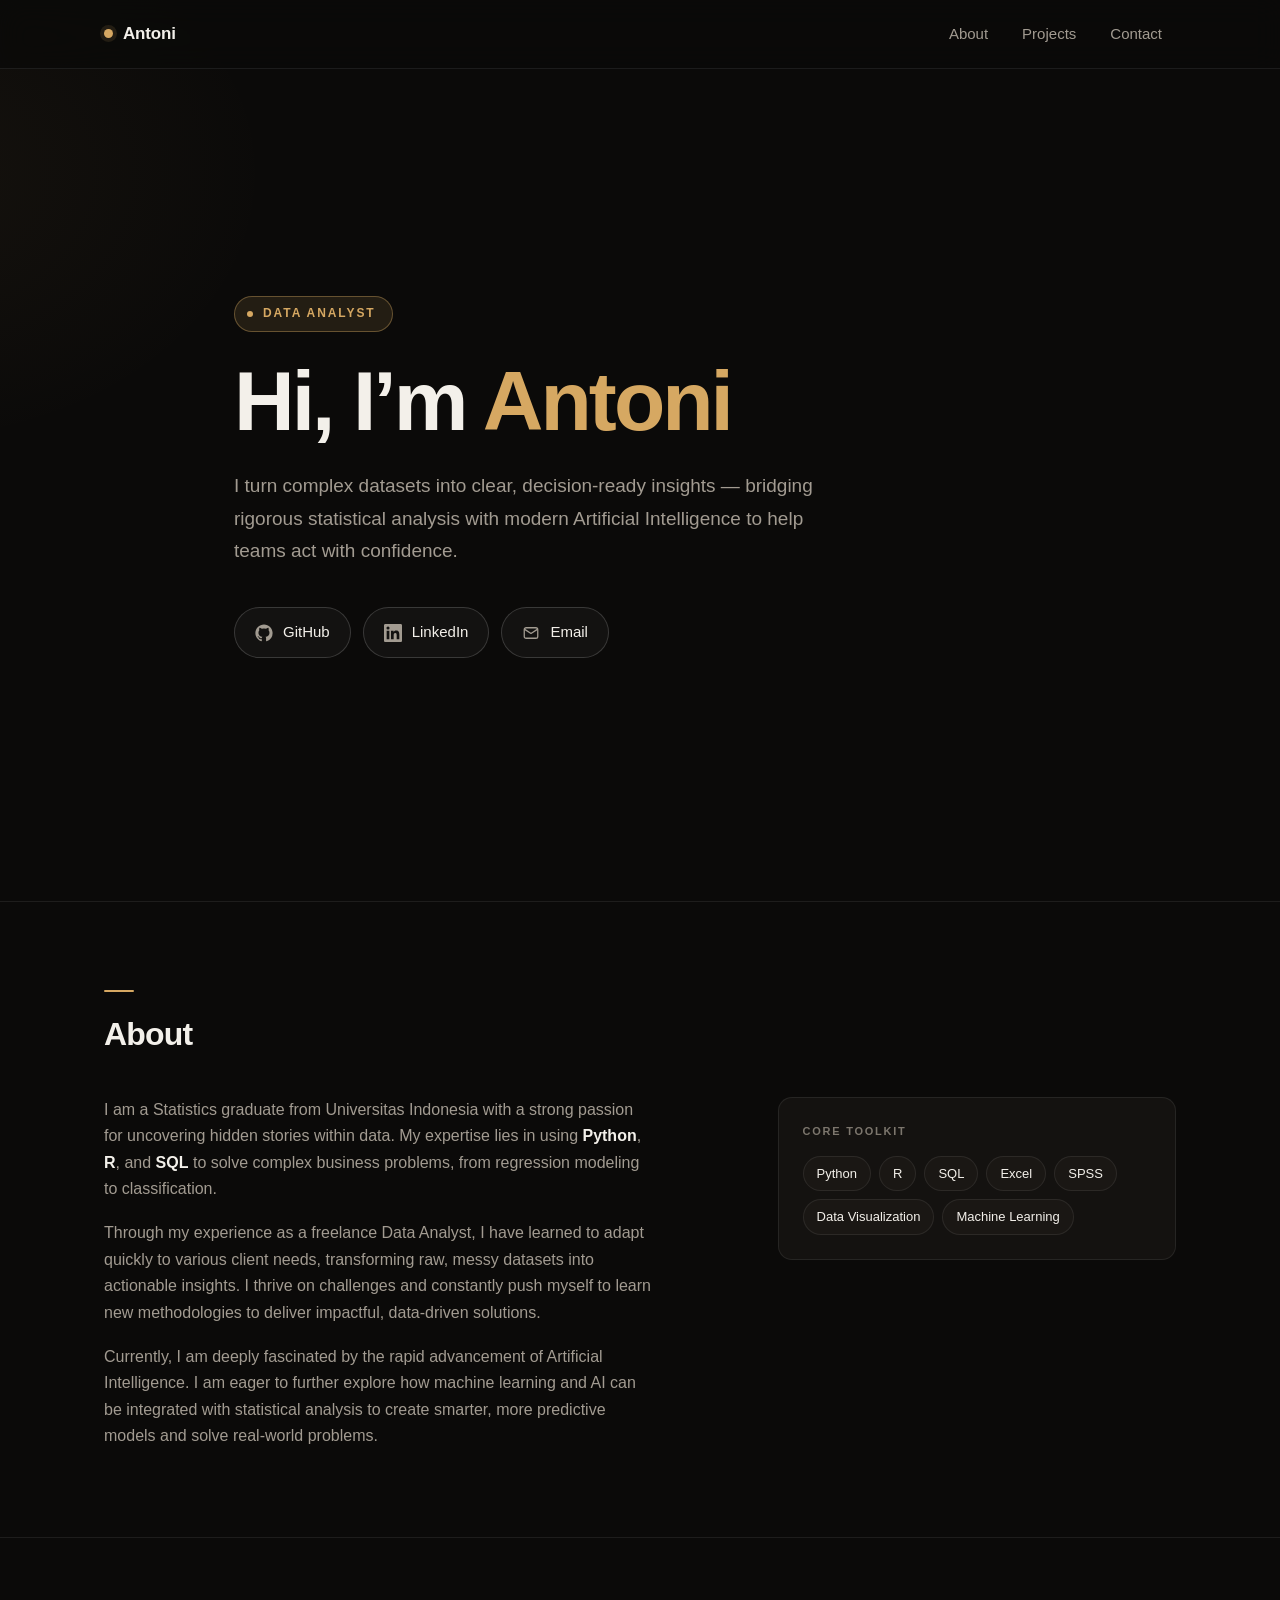
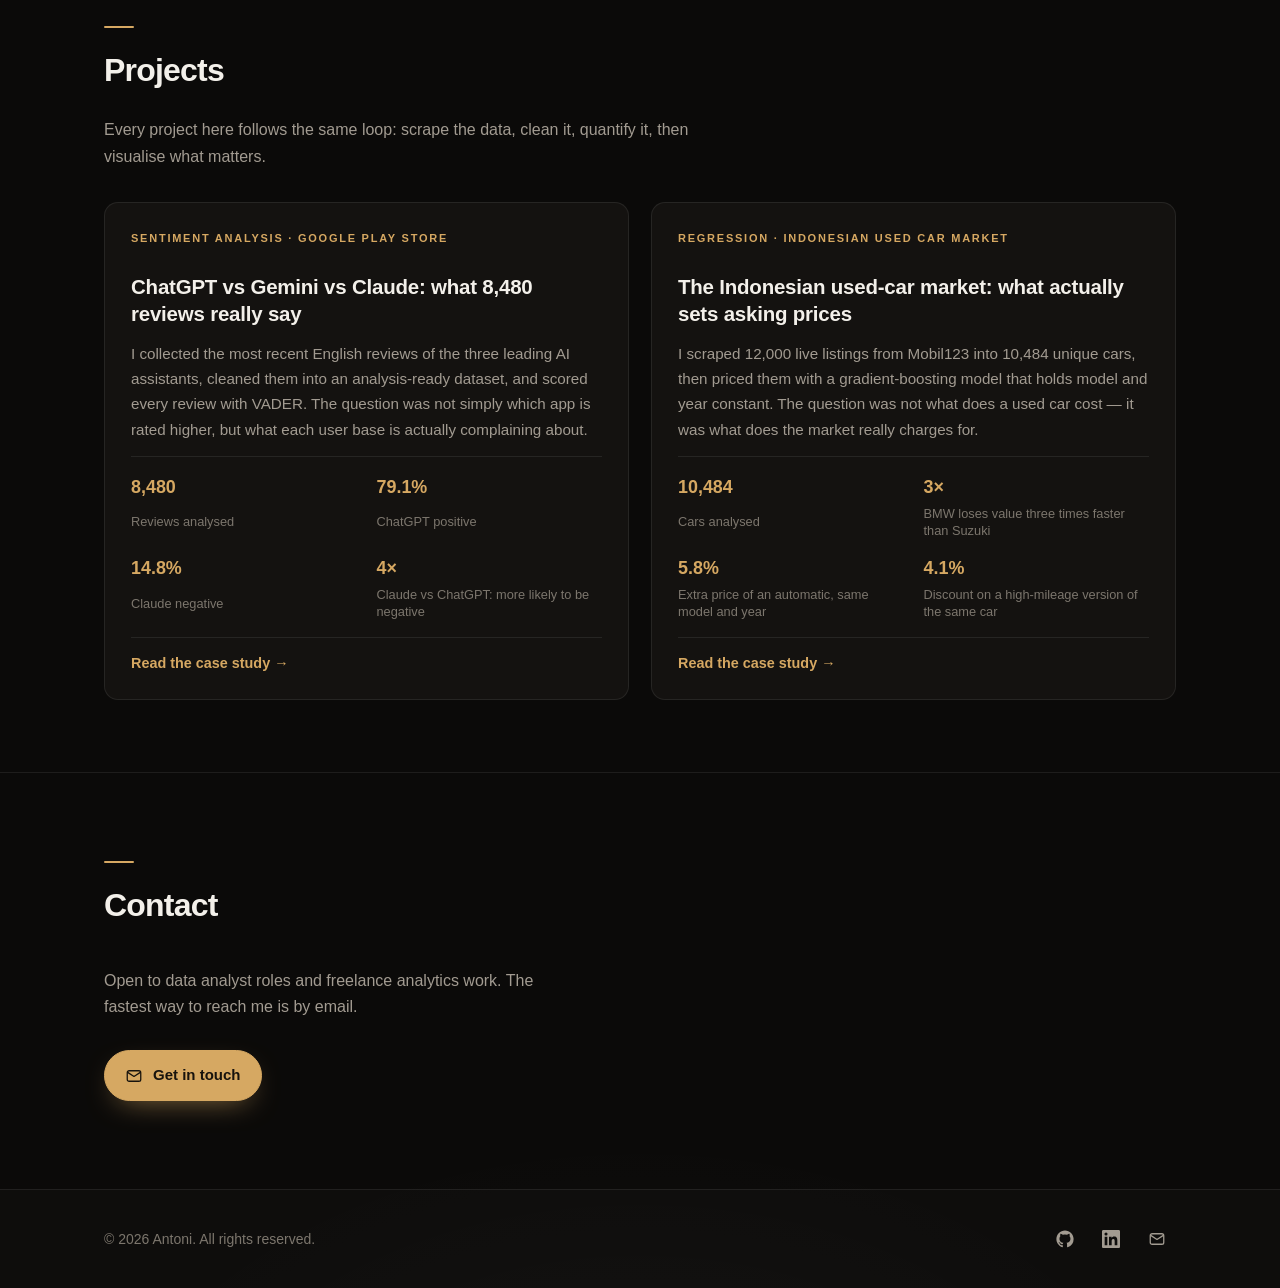
<file: index.html>
<!DOCTYPE html>
<html lang="en">
<head>
  <meta charset="UTF-8" />
  <meta name="viewport" content="width=device-width, initial-scale=1" />
  <meta name="description" content="Antoni — Data Analyst turning raw data into clear, decision-ready insight. Portfolio, selected projects, and contact." />
  <meta name="theme-color" content="#0b0a09" />
  <meta name="author" content="Antoni" />

  <!-- Open Graph / social preview -->
  <meta property="og:type" content="website" />
  <meta property="og:title" content="Antoni — Data Analyst" />
  <meta property="og:description" content="Turning raw data into clear, decision-ready insight." />

  <title>Antoni — Data Analyst</title>
  <link rel="stylesheet" href="style.css" />
</head>

<body>
  <a class="skip-link" href="#main">Skip to content</a>

  <!-- ===================== NAVBAR ===================== -->
  <header class="site-header">
    <nav class="nav container" aria-label="Primary">
      <a class="brand" href="#top">
        <span class="brand-mark" aria-hidden="true"></span>
        <span class="brand-name">Antoni</span>
      </a>

      <ul class="nav-links">
        <li><a href="#about">About</a></li>
        <li><a href="#projects">Projects</a></li>
        <li><a href="#contact">Contact</a></li>
      </ul>
    </nav>
  </header>

  <main id="main">
    <!-- ===================== HERO ===================== -->
    <section class="hero" id="top">
      <div class="container hero-inner">
        <p class="eyebrow">
          <span class="eyebrow-dot" aria-hidden="true"></span>
          Data Analyst
        </p>

        <h1 class="hero-title">
          Hi, I&rsquo;m <span class="accent">Antoni</span>
        </h1>

        <p class="hero-lead">
          I turn complex datasets into clear, decision-ready insights &mdash; bridging
          rigorous statistical analysis with modern Artificial Intelligence to help teams
          act with confidence.
        </p>

        <div class="hero-actions">
          <a class="btn" href="https://github.com/antoni-ho" target="_blank" rel="noopener noreferrer">
            <svg class="icon" viewBox="0 0 24 24" aria-hidden="true" focusable="false">
              <path fill="currentColor" d="M12 .5C5.73.5.5 5.73.5 12c0 5.08 3.29 9.39 7.86 10.91.58.11.79-.25.79-.56 0-.28-.01-1.02-.02-2-3.2.7-3.88-1.54-3.88-1.54-.52-1.33-1.28-1.68-1.28-1.68-1.04-.71.08-.7.08-.7 1.15.08 1.76 1.18 1.76 1.18 1.02 1.75 2.68 1.24 3.33.95.1-.74.4-1.24.72-1.53-2.55-.29-5.23-1.28-5.23-5.7 0-1.26.45-2.29 1.18-3.1-.12-.29-.51-1.46.11-3.04 0 0 .96-.31 3.15 1.18a10.9 10.9 0 0 1 5.74 0c2.19-1.49 3.15-1.18 3.15-1.18.62 1.58.23 2.75.11 3.04.73.81 1.18 1.84 1.18 3.1 0 4.43-2.69 5.41-5.25 5.69.41.35.78 1.05.78 2.12 0 1.53-.01 2.76-.01 3.14 0 .31.21.67.8.56A11.51 11.51 0 0 0 23.5 12C23.5 5.73 18.27.5 12 .5Z"/>
            </svg>
            <span>GitHub</span>
          </a>

          <a class="btn" href="https://www.linkedin.com/in/antoni-h20/" target="_blank" rel="noopener noreferrer">
            <svg class="icon" viewBox="0 0 24 24" aria-hidden="true" focusable="false">
              <path fill="currentColor" d="M20.45 20.45h-3.56v-5.57c0-1.33-.02-3.04-1.85-3.04-1.85 0-2.13 1.45-2.13 2.94v5.67H9.35V9h3.41v1.56h.05c.48-.9 1.63-1.85 3.36-1.85 3.6 0 4.27 2.37 4.27 5.45v6.29ZM5.34 7.43a2.06 2.06 0 1 1 0-4.13 2.06 2.06 0 0 1 0 4.13ZM7.12 20.45H3.55V9h3.57v11.45ZM22.22 0H1.77C.79 0 0 .77 0 1.73v20.54C0 23.23.79 24 1.77 24h20.45c.98 0 1.78-.77 1.78-1.73V1.73C24 .77 23.2 0 22.22 0Z"/>
            </svg>
            <span>LinkedIn</span>
          </a>

          <a class="btn" href="mailto:antoni72@sci.ui.ac.id">
            <svg class="icon" viewBox="0 0 24 24" fill="none" stroke="currentColor" stroke-width="1.7"
                 stroke-linecap="round" stroke-linejoin="round" aria-hidden="true" focusable="false">
              <rect x="3" y="5" width="18" height="14" rx="2.5"/>
              <path d="m3.6 7.2 8.4 5.4 8.4-5.4"/>
            </svg>
            <span>Email</span>
          </a>
        </div>
      </div>
    </section>

    <!-- ===================== ABOUT ===================== -->
    <section class="section" id="about" aria-labelledby="about-title">
      <div class="container">
        <h2 class="section-title" id="about-title">About</h2>

        <div class="about-grid">
          <div class="about-body">
            <p>
              I am a Statistics graduate from Universitas Indonesia with a strong passion for
              uncovering hidden stories within data. My expertise lies in using
              <strong>Python</strong>, <strong>R</strong>, and <strong>SQL</strong> to solve
              complex business problems, from regression modeling to classification.
            </p>
            <p>
              Through my experience as a freelance Data Analyst, I have learned to adapt quickly
              to various client needs, transforming raw, messy datasets into actionable insights.
              I thrive on challenges and constantly push myself to learn new methodologies to
              deliver impactful, data-driven solutions.
            </p>
            <p>
              Currently, I am deeply fascinated by the rapid advancement of Artificial
              Intelligence. I am eager to further explore how machine learning and AI can be
              integrated with statistical analysis to create smarter, more predictive models and
              solve real-world problems.
            </p>
          </div>

          <aside class="about-tools" aria-label="Core tools">
            <p class="about-tools-label">Core toolkit</p>
            <ul class="chips">
              <li class="chip">Python</li>
              <li class="chip">R</li>
              <li class="chip">SQL</li>
              <li class="chip">Excel</li>
              <li class="chip">SPSS</li>
              <li class="chip">Data Visualization</li>
              <li class="chip">Machine Learning</li>
            </ul>
          </aside>
        </div>
      </div>
    </section>

    <!-- ===================== PROJECTS ===================== -->
    <section class="section section--projects" id="projects" aria-labelledby="projects-title">
      <div class="container">
        <h2 class="section-title" id="projects-title">Projects</h2>

        <p class="section-lead">
          Every project here follows the same loop: scrape the data, clean it, quantify
          it, then visualise what matters.
        </p>


        <div class="project-grid">
          <article class="project-card">
            <p class="case-kicker">Sentiment Analysis &middot; Google Play Store</p>
            <h3 class="project-card-title">
              ChatGPT vs Gemini vs Claude: what 8,480 reviews really say
            </h3>
            <p class="project-card-summary">
              I collected the most recent English reviews of the three leading AI
              assistants, cleaned them into an analysis-ready dataset, and scored every
              review with VADER. The question was not simply which app is rated higher, but
              what each user base is actually complaining about.
            </p>
            <ul class="project-card-stats project-card-stats--four">
              <li><strong>8,480</strong><span>Reviews analysed</span></li>
              <li><strong>79.1%</strong><span>ChatGPT positive</span></li>
              <li><strong>14.8%</strong><span>Claude negative</span></li>
              <li><strong>4&times;</strong><span>Claude vs ChatGPT: more likely to be negative</span></li>
            </ul>
            <a class="project-card-link" href="projects/01-ai-app-reviews/index.html">
              Read the case study <span aria-hidden="true">&rarr;</span>
            </a>
          </article>

          <article class="project-card">
            <p class="case-kicker">Regression &middot; Indonesian used car market</p>
            <h3 class="project-card-title">
              The Indonesian used-car market: what actually sets asking prices
            </h3>
            <p class="project-card-summary">
              I scraped 12,000 live listings from Mobil123 into 10,484 unique cars, then
              priced them with a gradient-boosting model that holds model and year constant.
              The question was not what does a used car cost &mdash; it was what does the
              market really charges for.
            </p>
            <ul class="project-card-stats project-card-stats--four">
              <li><strong>10,484</strong><span>Cars analysed</span></li>
              <li><strong>3&times;</strong><span>BMW loses value three times faster than Suzuki</span></li>
              <li><strong>5.8%</strong><span>Extra price of an automatic, same model and year</span></li>
              <li><strong>4.1%</strong><span>Discount on a high-mileage version of the same car</span></li>
            </ul>
            <a class="project-card-link" href="projects/02-used-car-market/index.html">
              Read the case study <span aria-hidden="true">&rarr;</span>
            </a>
          </article>
        </div>
      </div>
    </section>
    <!-- ===================== CONTACT ===================== -->
    <section class="section section--contact" id="contact" aria-labelledby="contact-title">
      <div class="container">
        <h2 class="section-title" id="contact-title">Contact</h2>

        <p class="contact-lead">
          Open to data analyst roles and freelance analytics work.
          The fastest way to reach me is by email.
        </p>

        <a class="btn btn--primary" href="mailto:antoni72@sci.ui.ac.id">
          <svg class="icon" viewBox="0 0 24 24" fill="none" stroke="currentColor" stroke-width="1.7"
               stroke-linecap="round" stroke-linejoin="round" aria-hidden="true" focusable="false">
            <rect x="3" y="5" width="18" height="14" rx="2.5"/>
            <path d="m3.6 7.2 8.4 5.4 8.4-5.4"/>
          </svg>
          <span>Get in touch</span>
        </a>
      </div>
    </section>
  </main>

  <!-- ===================== FOOTER ===================== -->
  <footer class="site-footer">
    <div class="container footer-inner">
      <p class="copyright">
        &copy; <span id="year">2026</span> Antoni. All rights reserved.
      </p>

      <ul class="footer-social" aria-label="Social links">
        <li>
          <a href="https://github.com/antoni-ho" target="_blank" rel="noopener noreferrer">
            <span class="sr-only">GitHub</span>
            <svg class="icon" viewBox="0 0 24 24" aria-hidden="true" focusable="false">
              <path fill="currentColor" d="M12 .5C5.73.5.5 5.73.5 12c0 5.08 3.29 9.39 7.86 10.91.58.11.79-.25.79-.56 0-.28-.01-1.02-.02-2-3.2.7-3.88-1.54-3.88-1.54-.52-1.33-1.28-1.68-1.28-1.68-1.04-.71.08-.7.08-.7 1.15.08 1.76 1.18 1.76 1.18 1.02 1.75 2.68 1.24 3.33.95.1-.74.4-1.24.72-1.53-2.55-.29-5.23-1.28-5.23-5.7 0-1.26.45-2.29 1.18-3.1-.12-.29-.51-1.46.11-3.04 0 0 .96-.31 3.15 1.18a10.9 10.9 0 0 1 5.74 0c2.19-1.49 3.15-1.18 3.15-1.18.62 1.58.23 2.75.11 3.04.73.81 1.18 1.84 1.18 3.1 0 4.43-2.69 5.41-5.25 5.69.41.35.78 1.05.78 2.12 0 1.53-.01 2.76-.01 3.14 0 .31.21.67.8.56A11.51 11.51 0 0 0 23.5 12C23.5 5.73 18.27.5 12 .5Z"/>
            </svg>
          </a>
        </li>
        <li>
          <a href="https://www.linkedin.com/in/antoni-h20/" target="_blank" rel="noopener noreferrer">
            <span class="sr-only">LinkedIn</span>
            <svg class="icon" viewBox="0 0 24 24" aria-hidden="true" focusable="false">
              <path fill="currentColor" d="M20.45 20.45h-3.56v-5.57c0-1.33-.02-3.04-1.85-3.04-1.85 0-2.13 1.45-2.13 2.94v5.67H9.35V9h3.41v1.56h.05c.48-.9 1.63-1.85 3.36-1.85 3.6 0 4.27 2.37 4.27 5.45v6.29ZM5.34 7.43a2.06 2.06 0 1 1 0-4.13 2.06 2.06 0 0 1 0 4.13ZM7.12 20.45H3.55V9h3.57v11.45ZM22.22 0H1.77C.79 0 0 .77 0 1.73v20.54C0 23.23.79 24 1.77 24h20.45c.98 0 1.78-.77 1.78-1.73V1.73C24 .77 23.2 0 22.22 0Z"/>
            </svg>
          </a>
        </li>
        <li>
          <a href="mailto:antoni72@sci.ui.ac.id">
            <span class="sr-only">Email</span>
            <svg class="icon" viewBox="0 0 24 24" fill="none" stroke="currentColor" stroke-width="1.7"
                 stroke-linecap="round" stroke-linejoin="round" aria-hidden="true" focusable="false">
              <rect x="3" y="5" width="18" height="14" rx="2.5"/>
              <path d="m3.6 7.2 8.4 5.4 8.4-5.4"/>
            </svg>
          </a>
        </li>
      </ul>
    </div>
  </footer>

  <script>
    // Keep the copyright year current without a build step.
    document.getElementById('year').textContent = new Date().getFullYear();
  </script>
</body>
</html>
</file>
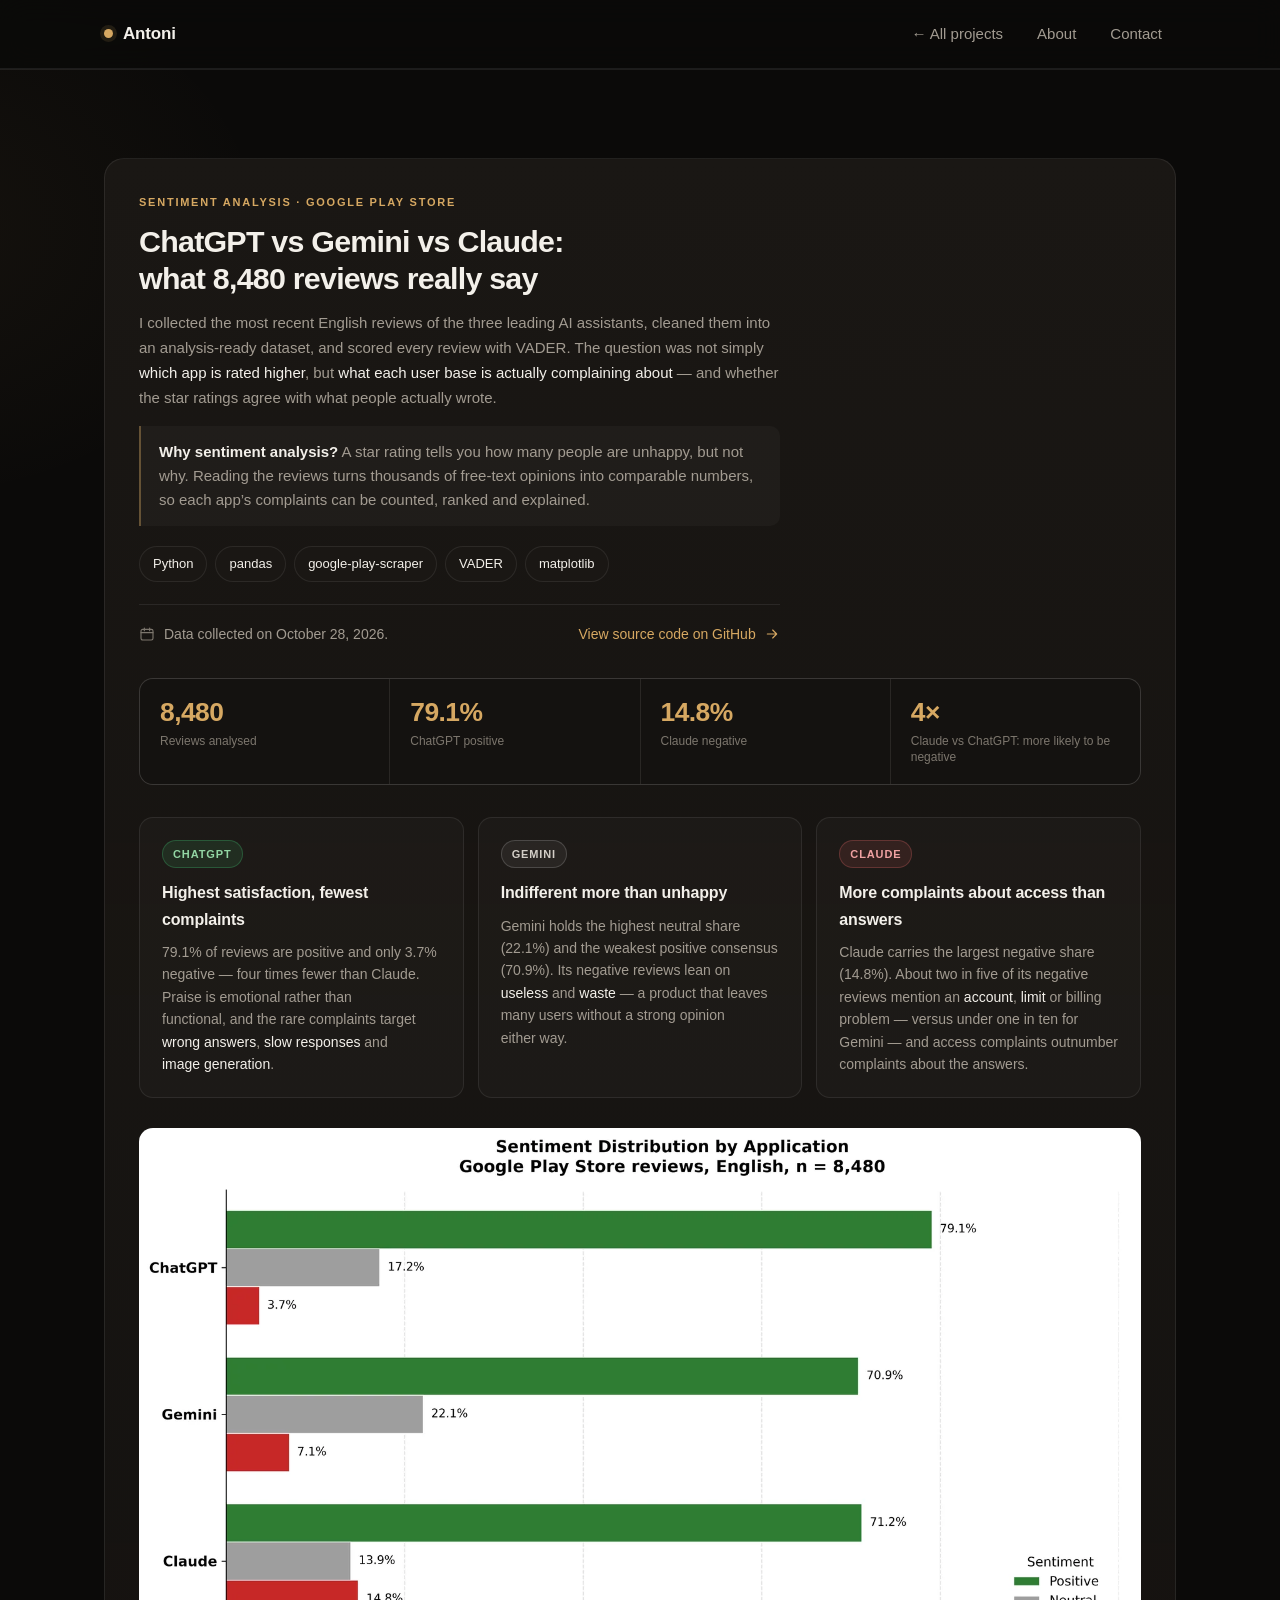
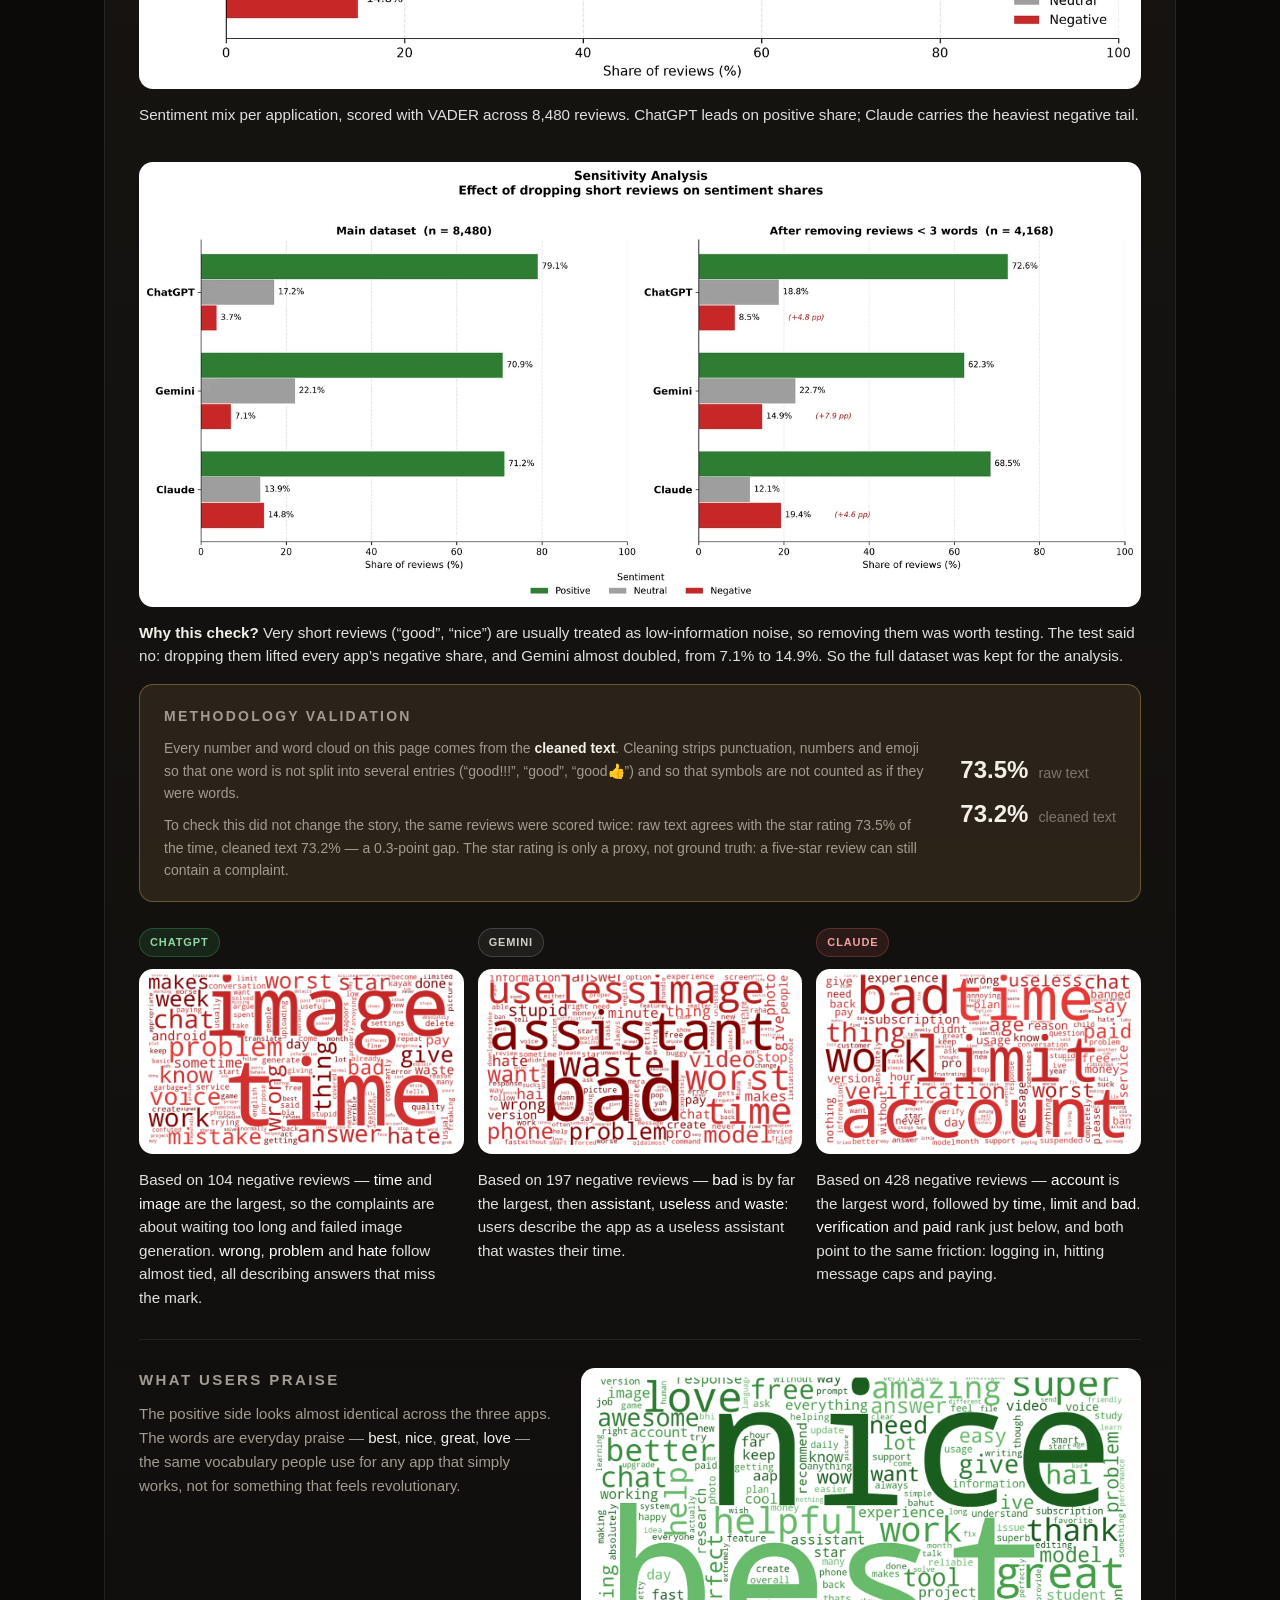
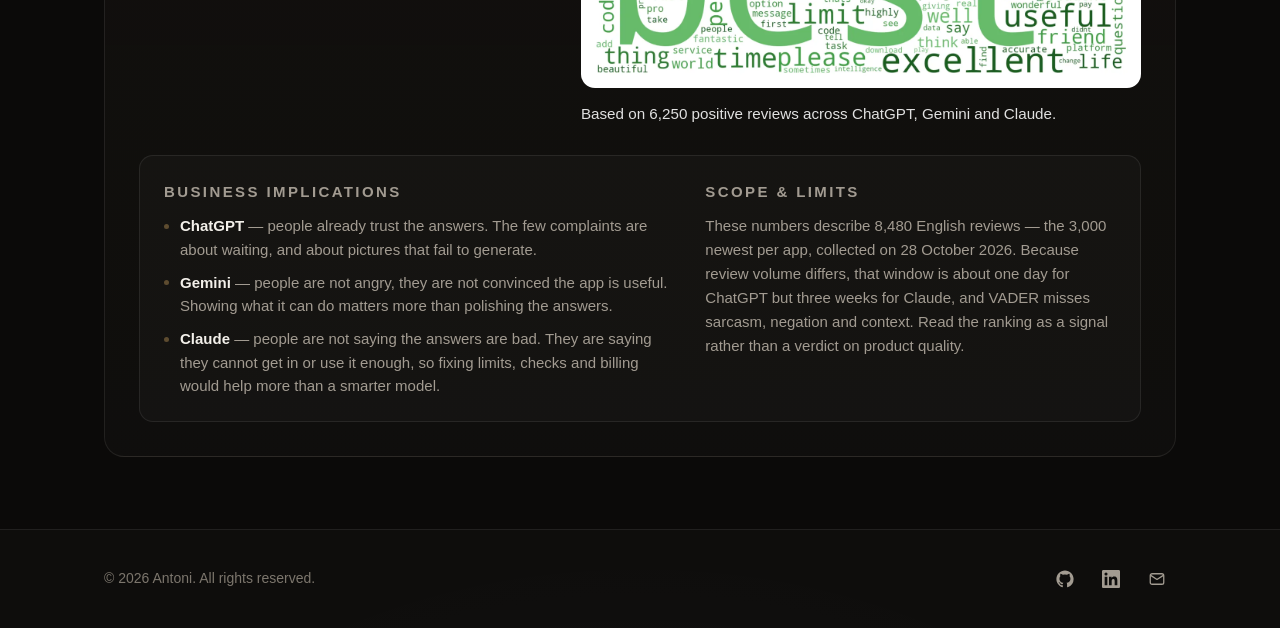
<file: projects/01-ai-app-reviews/index.html>
<!DOCTYPE html>
<html lang="en">
<head>
  <meta charset="UTF-8" />
  <meta name="viewport" content="width=device-width, initial-scale=1" />
  <meta name="description" content="Sentiment analysis of 8,480 Google Play reviews of ChatGPT, Gemini and Claude — what each user base actually complains about." />
  <meta name="theme-color" content="#0b0a09" />
  <meta name="author" content="Antoni" />
  <meta property="og:type" content="article" />
  <meta property="og:title" content="ChatGPT vs Gemini vs Claude — what 8,480 reviews really say" />
  <meta property="og:description" content="What each user base is actually complaining about, and whether star ratings agree with the text." />
  <title>AI app review sentiment — Antoni</title>
  <link rel="stylesheet" href="../../style.css" />
</head>

<body>
  <a class="skip-link" href="#main">Skip to content</a>

  <header class="site-header">
    <nav class="nav container" aria-label="Primary">
      <a class="brand" href="../../index.html#top">
        <span class="brand-mark" aria-hidden="true"></span>
        <span class="brand-name">Antoni</span>
      </a>
      <ul class="nav-links">
        <li><a href="../../index.html#projects">&larr; All projects</a></li>
        <li><a href="../../index.html#about">About</a></li>
        <li><a href="../../index.html#contact">Contact</a></li>
      </ul>
    </nav>
  </header>

  <main id="main">
    <section class="section section--projects">
      <div class="container">
        <article class="case">
          <header class="case-head">
            <p class="case-kicker">Sentiment Analysis &middot; Google Play Store</p>
            <h1 class="case-title">
              ChatGPT vs Gemini vs Claude: what 8,480 reviews really say
            </h1>
            <p class="case-summary">
              I collected the most recent English reviews of the three leading AI
              assistants, cleaned them into an analysis-ready dataset, and scored every
              review with VADER. The question was not simply <em>which app is rated
              higher</em>, but <em>what each user base is actually complaining about</em>
              &mdash; and whether the star ratings agree with what people actually wrote.
            </p>

            <p class="case-why">
              <strong>Why sentiment analysis?</strong> A star rating tells you how many
              people are unhappy, but not why. Reading the reviews turns thousands of
              free-text opinions into comparable numbers, so each app&rsquo;s complaints can
              be counted, ranked and explained.
            </p>

            <ul class="chips case-tags" aria-label="Tools and techniques">
              <li class="chip">Python</li>
              <li class="chip">pandas</li>
              <li class="chip">google-play-scraper</li>
              <li class="chip">VADER</li>
              <li class="chip">matplotlib</li>
            </ul>

            <div class="case-meta">
              <p class="case-date">
                <svg class="icon" viewBox="0 0 24 24" fill="none" stroke="currentColor"
                     stroke-width="1.7" stroke-linecap="round" stroke-linejoin="round"
                     aria-hidden="true" focusable="false">
                  <rect x="3" y="5" width="18" height="16" rx="2.5"/>
                  <path d="M8 3v4M16 3v4M3 10h18"/>
                </svg>
                <span>Data collected on October 28, 2026.</span>
              </p>

              <a class="case-source"
                 href="https://github.com/antoni-ho/antoni-ho.github.io/tree/main/projects/01-ai-app-reviews"
                 target="_blank" rel="noopener noreferrer">
                <span>View source code on GitHub</span>
                <svg class="icon" viewBox="0 0 24 24" fill="none" stroke="currentColor"
                     stroke-width="1.7" stroke-linecap="round" stroke-linejoin="round"
                     aria-hidden="true" focusable="false">
                  <path d="M5 12h14M13 6l6 6-6 6"/>
                </svg>
              </a>
            </div>
          </header>

          <ul class="case-stats">
            <li>
              <span class="case-stat-value">8,480</span>
              <span class="case-stat-label">Reviews analysed</span>
            </li>
            <li>
              <span class="case-stat-value">79.1%</span>
              <span class="case-stat-label">ChatGPT positive</span>
            </li>
            <li>
              <span class="case-stat-value">14.8%</span>
              <span class="case-stat-label">Claude negative</span>
            </li>
            <li>
              <span class="case-stat-value">4&times;</span>
              <span class="case-stat-label">Claude vs ChatGPT: more likely to be negative</span>
            </li>
          </ul>

          <div class="case-findings">
            <div class="finding">
              <span class="finding-tag finding-tag--pos">ChatGPT</span>
              <h2 class="finding-title">Highest satisfaction, fewest complaints</h2>
              <p>
                79.1% of reviews are positive and only 3.7% negative &mdash; four times
                fewer than Claude. Praise is emotional rather than functional, and the
                rare complaints target <em>wrong answers</em>, <em>slow responses</em> and
                <em>image generation</em>.
              </p>
            </div>

            <div class="finding">
              <span class="finding-tag finding-tag--neu">Gemini</span>
              <h2 class="finding-title">Indifferent more than unhappy</h2>
              <p>
                Gemini holds the highest neutral share (22.1%) and the weakest positive
                consensus (70.9%). Its negative reviews lean on <em>useless</em> and
                <em>waste</em> &mdash; a product that leaves many users without a strong
                opinion either way.
              </p>
            </div>

            <div class="finding">
              <span class="finding-tag finding-tag--neg">Claude</span>
              <h2 class="finding-title">More complaints about access than answers</h2>
              <p>
                Claude carries the largest negative share (14.8%). About two in five of
                its negative reviews mention an <em>account</em>, <em>limit</em> or
                billing problem &mdash; versus under one in ten for Gemini &mdash; and
                access complaints outnumber complaints about the answers.
              </p>
            </div>
          </div>

          <figure class="case-figure">
            <img
              src="images/web/sentiment_distribution.webp"
              alt="Horizontal bar chart comparing positive, neutral and negative review shares for ChatGPT, Gemini and Claude."
              width="1600" height="893" loading="lazy" decoding="async" />
            <figcaption>
              Sentiment mix per application, scored with VADER across 8,480 reviews.
              ChatGPT leads on positive share; Claude carries the heaviest negative tail.
            </figcaption>
          </figure>

          <figure class="case-figure case-figure--stacked">
            <img
              src="images/web/sentiment_distribution_sensitivity.webp"
              alt="Side-by-side charts comparing sentiment shares before and after removing reviews shorter than three words."
              width="1600" height="708" loading="lazy" decoding="async" />
            <figcaption>
              <strong>Why this check?</strong> Very short reviews (&ldquo;good&rdquo;,
              &ldquo;nice&rdquo;) are usually treated as low-information noise, so removing
              them was worth testing. The test said no: dropping them lifted every
              app&rsquo;s negative share, and Gemini almost doubled, from 7.1% to 14.9%.
              So the full dataset was kept for the analysis.
            </figcaption>
          </figure>

          <aside class="case-method" aria-label="Methodology validation">
            <div class="case-method-body">
              <p class="case-method-label">Methodology validation</p>
              <p>
                Every number and word cloud on this page comes from the
                <strong>cleaned text</strong>. Cleaning strips punctuation, numbers and
                emoji so that one word is not split into several entries
                (&ldquo;good!!!&rdquo;, &ldquo;good&rdquo;, &ldquo;good&#128077;&rdquo;)
                and so that symbols are not counted as if they were words.
              </p>
              <p>
                To check this did not change the story, the same reviews were scored
                twice: raw text agrees with the star rating 73.5% of the time, cleaned
                text 73.2% &mdash; a 0.3-point gap. The star rating is only a proxy, not
                ground truth: a five-star review can still contain a complaint.
              </p>
            </div>
            <ul class="case-method-stats">
              <li><strong>73.5%</strong><span>raw text</span></li>
              <li><strong>73.2%</strong><span>cleaned text</span></li>
            </ul>
          </aside>

          <div class="case-clouds">
            <figure class="case-figure">
              <span class="finding-tag finding-tag--pos">ChatGPT</span>
              <img
                src="images/web/wordcloud_negative_chatgpt.webp"
                alt="Word cloud of negative ChatGPT reviews in which the words time and image are the largest, followed by wrong and hate."
                width="1444" height="821" loading="lazy" decoding="async" />
              <figcaption>
                Based on 104 negative reviews &mdash; <em>time</em> and <em>image</em> are
                the largest, so the complaints are about waiting too long and failed image
                generation. <em>wrong</em>, <em>problem</em> and <em>hate</em> follow
                almost tied, all describing answers that miss the mark.
              </figcaption>
            </figure>

            <figure class="case-figure">
              <span class="finding-tag finding-tag--neu">Gemini</span>
              <img
                src="images/web/wordcloud_negative_gemini.webp"
                alt="Word cloud of negative Gemini reviews in which the word bad is by far the largest, followed by assistant, useless and waste."
                width="1444" height="821" loading="lazy" decoding="async" />
              <figcaption>
                Based on 197 negative reviews &mdash; <em>bad</em> is by far the largest,
                then <em>assistant</em>, <em>useless</em> and <em>waste</em>: users
                describe the app as a useless assistant that wastes their time.
              </figcaption>
            </figure>

            <figure class="case-figure">
              <span class="finding-tag finding-tag--neg">Claude</span>
              <img
                src="images/web/wordcloud_negative_claude.webp"
                alt="Word cloud of negative Claude reviews in which account and limit are the largest, followed by verification and paid."
                width="1444" height="821" loading="lazy" decoding="async" />
              <figcaption>
                Based on 428 negative reviews &mdash; <em>account</em> is the largest word,
                followed by <em>time</em>, <em>limit</em> and <em>bad</em>.
                <em>verification</em> and <em>paid</em> rank just below, and both point to
                the same friction: logging in, hitting message caps and paying.
              </figcaption>
            </figure>
          </div>

          <div class="case-praise">
            <div class="case-praise-body">
              <p class="case-method-label">What users praise</p>
              <p>
                The positive side looks almost identical across the three apps. The words
                are everyday praise &mdash; <em>best</em>, <em>nice</em>, <em>great</em>,
                <em>love</em> &mdash; the same vocabulary people use for any app that
                simply works, not for something that feels revolutionary.
              </p>
            </div>

            <figure class="case-figure">
              <img
                src="images/web/wordcloud_positive.webp"
                alt="Word cloud of positive reviews for all three apps, dominated by the words best, nice, great and love."
                width="1444" height="821" loading="lazy" decoding="async" />
              <figcaption>
                Based on 6,250 positive reviews across ChatGPT, Gemini and Claude.
              </figcaption>
            </figure>
          </div>

          <div class="case-close">
            <section class="case-close-block" aria-labelledby="implications-title">
              <p class="case-method-label" id="implications-title">Business implications</p>
              <ul class="case-impacts">
                <li>
                  <strong>ChatGPT</strong> &mdash; people already trust the answers. The
                  few complaints are about waiting, and about pictures that fail to
                  generate.
                </li>
                <li>
                  <strong>Gemini</strong> &mdash; people are not angry, they are not
                  convinced the app is useful. Showing what it can do matters more than
                  polishing the answers.
                </li>
                <li>
                  <strong>Claude</strong> &mdash; people are not saying the answers are
                  bad. They are saying they cannot get in or use it enough, so fixing
                  limits, checks and billing would help more than a smarter model.
                </li>
              </ul>
            </section>

            <section class="case-close-block" aria-labelledby="scope-title">
              <p class="case-method-label" id="scope-title">Scope &amp; limits</p>
              <p>
                These numbers describe 8,480 English reviews &mdash; the 3,000 newest per
                app, collected on 28 October 2026. Because review volume differs, that
                window is about one day for ChatGPT but three weeks for Claude, and VADER
                misses sarcasm, negation and context. Read the ranking as a signal rather
                than a verdict on product quality.
              </p>
            </section>
          </div>
        </article>

      </div>
    </section>
  </main>
  <!-- ===================== FOOTER ===================== -->
  <footer class="site-footer">
    <div class="container footer-inner">
      <p class="copyright">
        &copy; <span id="year">2026</span> Antoni. All rights reserved.
      </p>

      <ul class="footer-social" aria-label="Social links">
        <li>
          <a href="https://github.com/antoni-ho" target="_blank" rel="noopener noreferrer">
            <span class="sr-only">GitHub</span>
            <svg class="icon" viewBox="0 0 24 24" aria-hidden="true" focusable="false">
              <path fill="currentColor" d="M12 .5C5.73.5.5 5.73.5 12c0 5.08 3.29 9.39 7.86 10.91.58.11.79-.25.79-.56 0-.28-.01-1.02-.02-2-3.2.7-3.88-1.54-3.88-1.54-.52-1.33-1.28-1.68-1.28-1.68-1.04-.71.08-.7.08-.7 1.15.08 1.76 1.18 1.76 1.18 1.02 1.75 2.68 1.24 3.33.95.1-.74.4-1.24.72-1.53-2.55-.29-5.23-1.28-5.23-5.7 0-1.26.45-2.29 1.18-3.1-.12-.29-.51-1.46.11-3.04 0 0 .96-.31 3.15 1.18a10.9 10.9 0 0 1 5.74 0c2.19-1.49 3.15-1.18 3.15-1.18.62 1.58.23 2.75.11 3.04.73.81 1.18 1.84 1.18 3.1 0 4.43-2.69 5.41-5.25 5.69.41.35.78 1.05.78 2.12 0 1.53-.01 2.76-.01 3.14 0 .31.21.67.8.56A11.51 11.51 0 0 0 23.5 12C23.5 5.73 18.27.5 12 .5Z"/>
            </svg>
          </a>
        </li>
        <li>
          <a href="https://www.linkedin.com/in/antoni-h20/" target="_blank" rel="noopener noreferrer">
            <span class="sr-only">LinkedIn</span>
            <svg class="icon" viewBox="0 0 24 24" aria-hidden="true" focusable="false">
              <path fill="currentColor" d="M20.45 20.45h-3.56v-5.57c0-1.33-.02-3.04-1.85-3.04-1.85 0-2.13 1.45-2.13 2.94v5.67H9.35V9h3.41v1.56h.05c.48-.9 1.63-1.85 3.36-1.85 3.6 0 4.27 2.37 4.27 5.45v6.29ZM5.34 7.43a2.06 2.06 0 1 1 0-4.13 2.06 2.06 0 0 1 0 4.13ZM7.12 20.45H3.55V9h3.57v11.45ZM22.22 0H1.77C.79 0 0 .77 0 1.73v20.54C0 23.23.79 24 1.77 24h20.45c.98 0 1.78-.77 1.78-1.73V1.73C24 .77 23.2 0 22.22 0Z"/>
            </svg>
          </a>
        </li>
        <li>
          <a href="mailto:antoni72@sci.ui.ac.id">
            <span class="sr-only">Email</span>
            <svg class="icon" viewBox="0 0 24 24" fill="none" stroke="currentColor" stroke-width="1.7"
                 stroke-linecap="round" stroke-linejoin="round" aria-hidden="true" focusable="false">
              <rect x="3" y="5" width="18" height="14" rx="2.5"/>
              <path d="m3.6 7.2 8.4 5.4 8.4-5.4"/>
            </svg>
          </a>
        </li>
      </ul>
    </div>
  </footer>

  <script>
    // Keep the copyright year current without a build step.
    document.getElementById('year').textContent = new Date().getFullYear();
  </script>
</body>
</html>
</file>
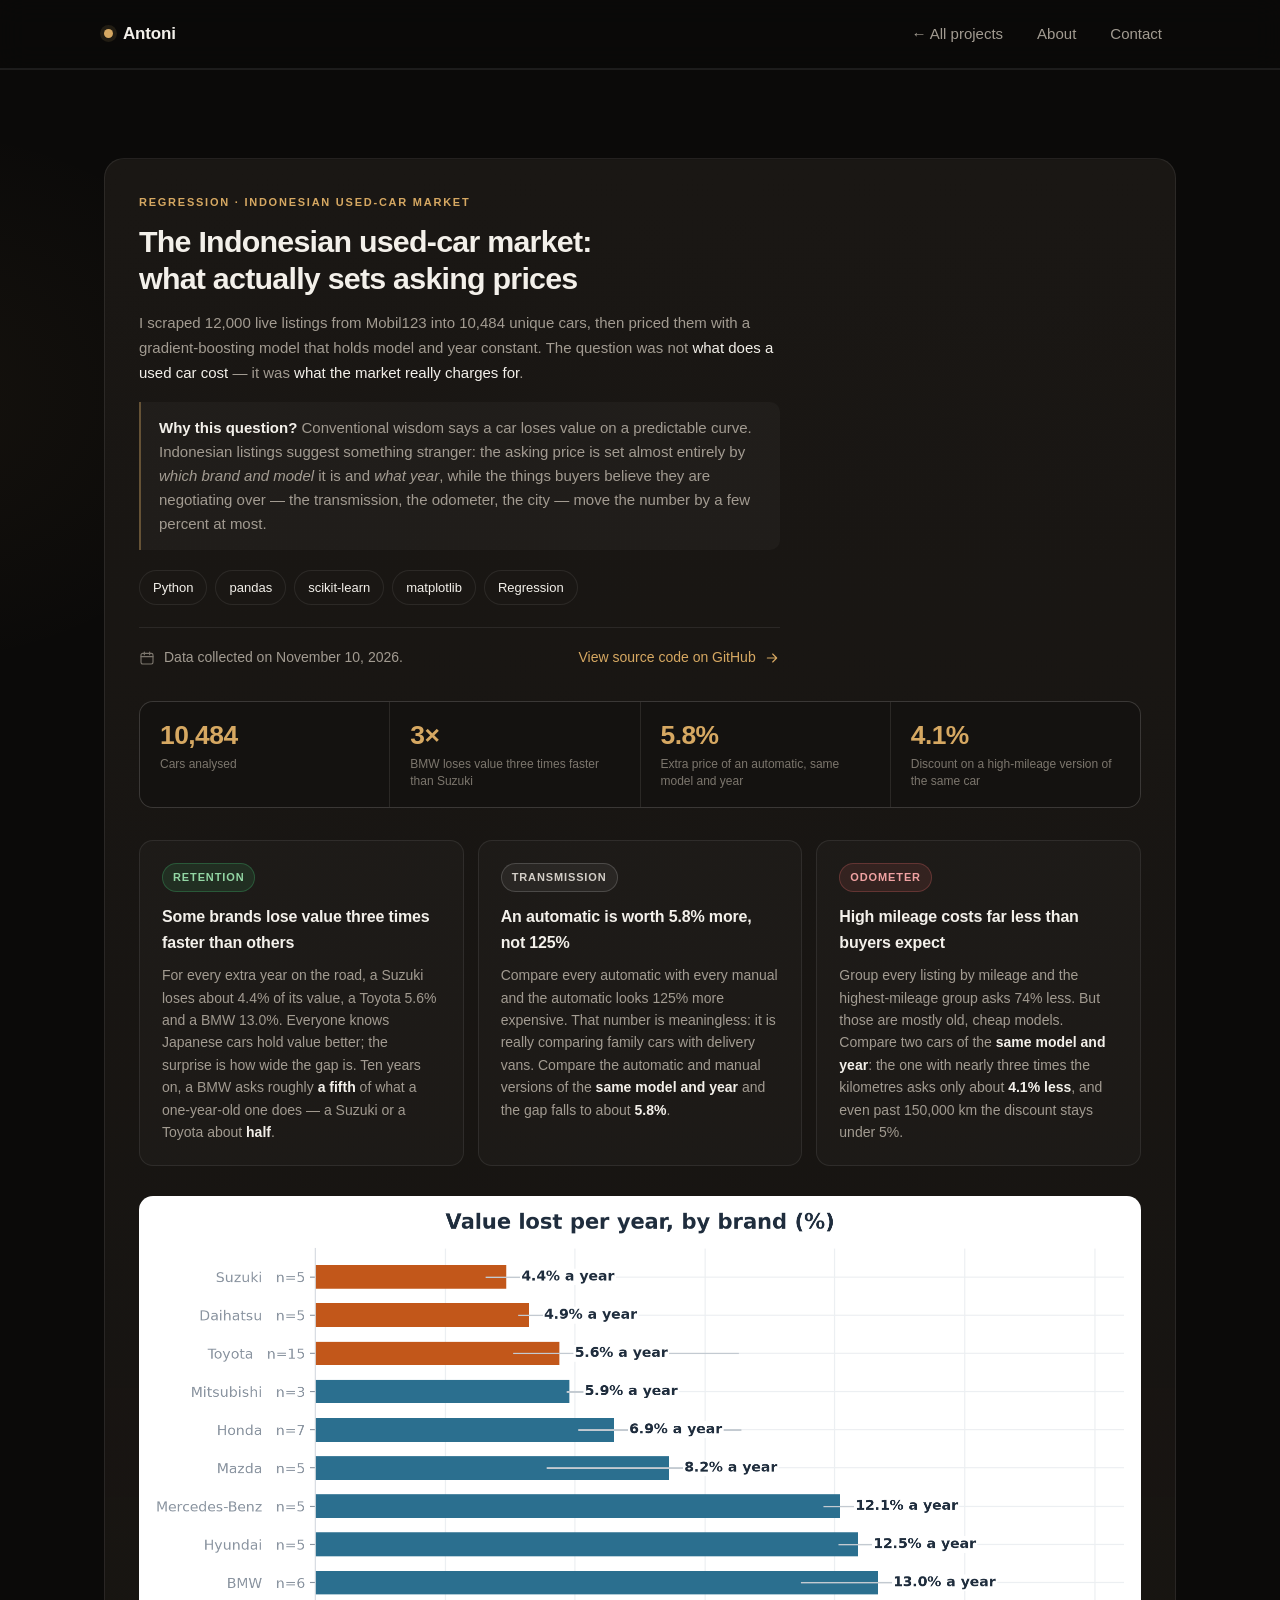
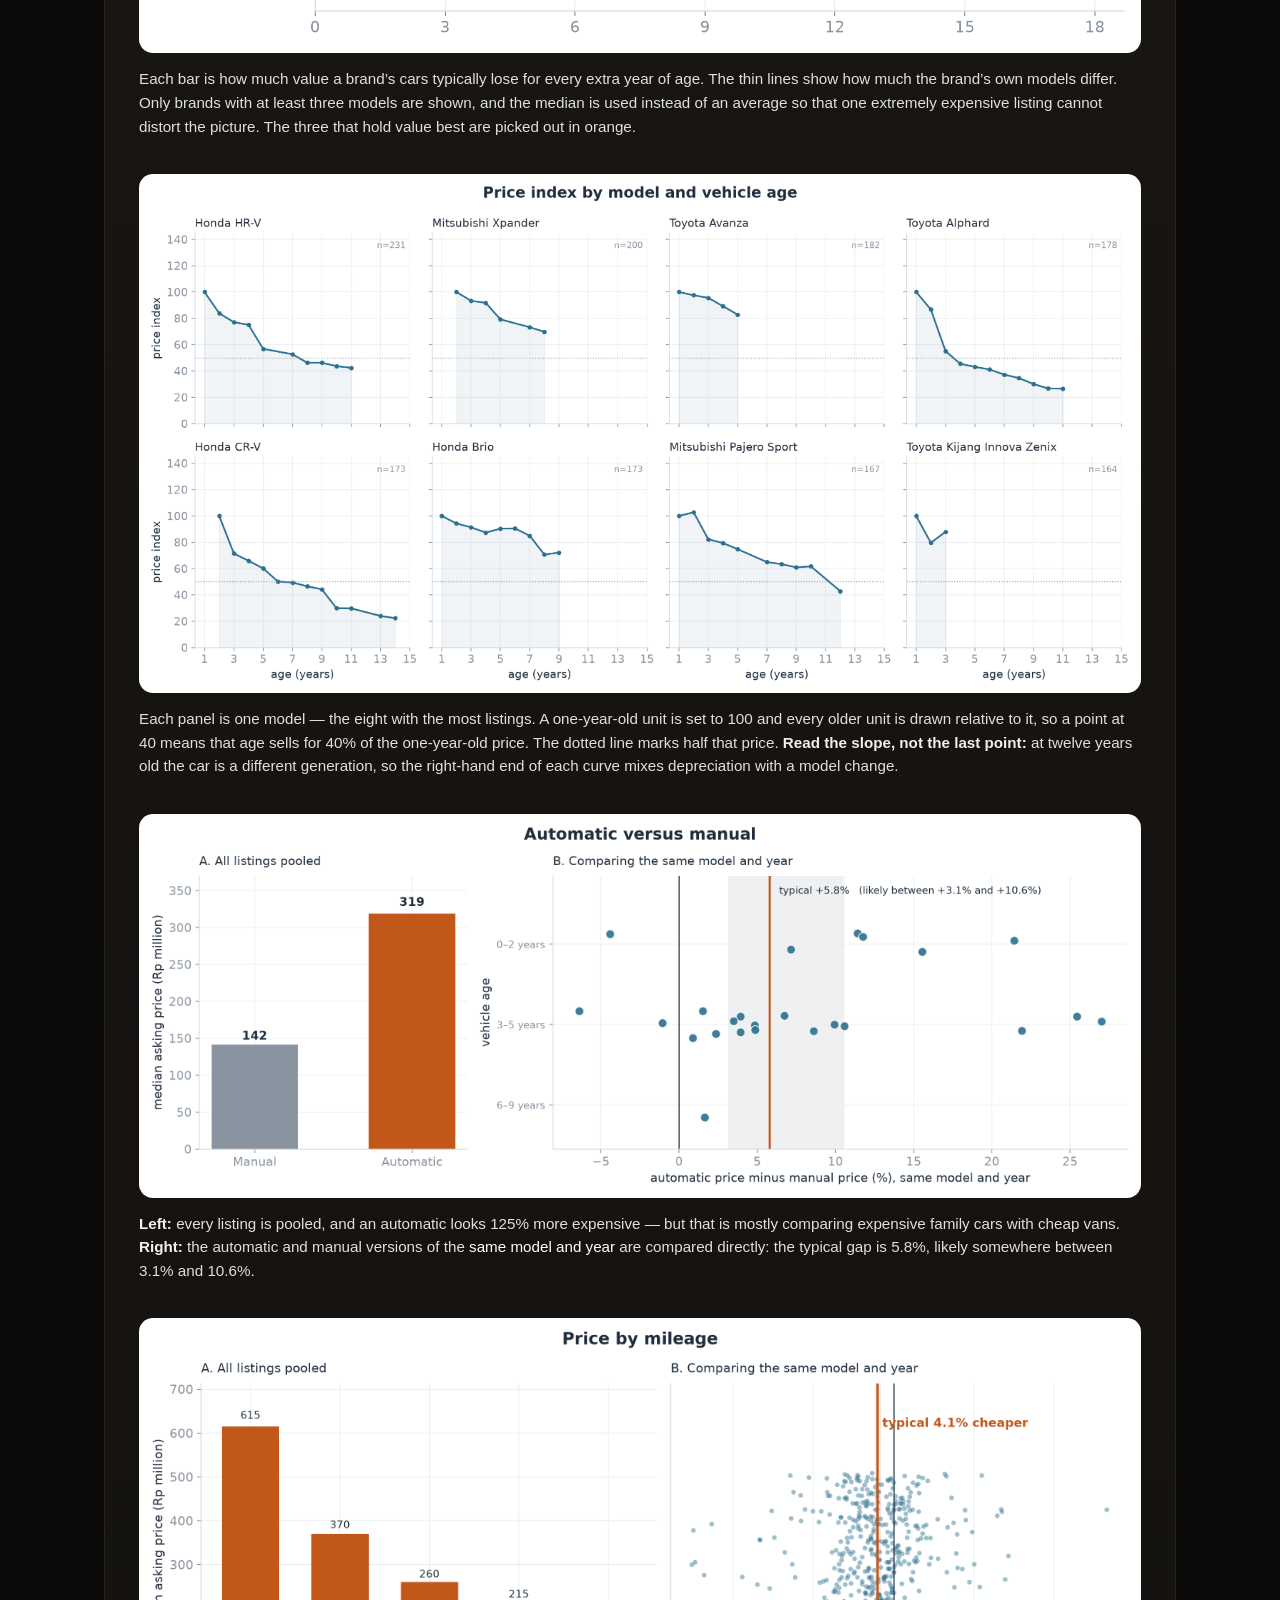
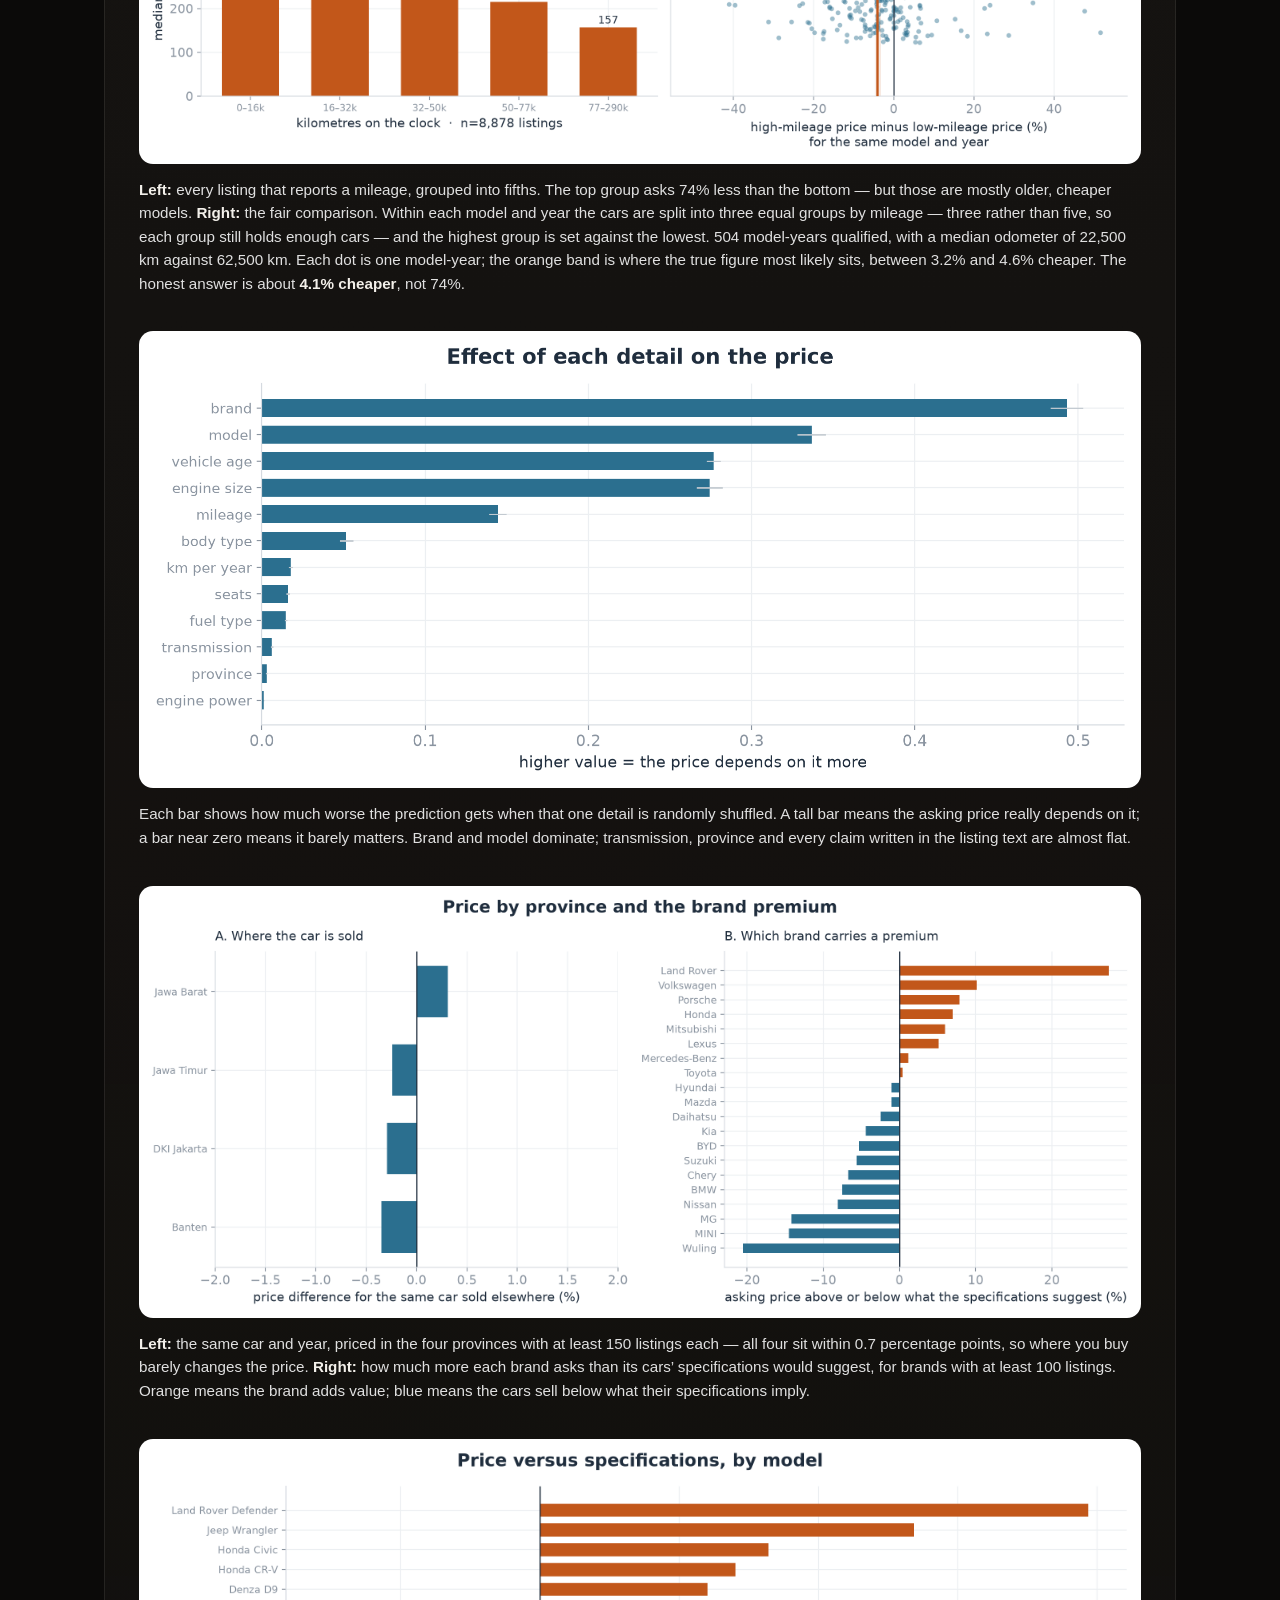
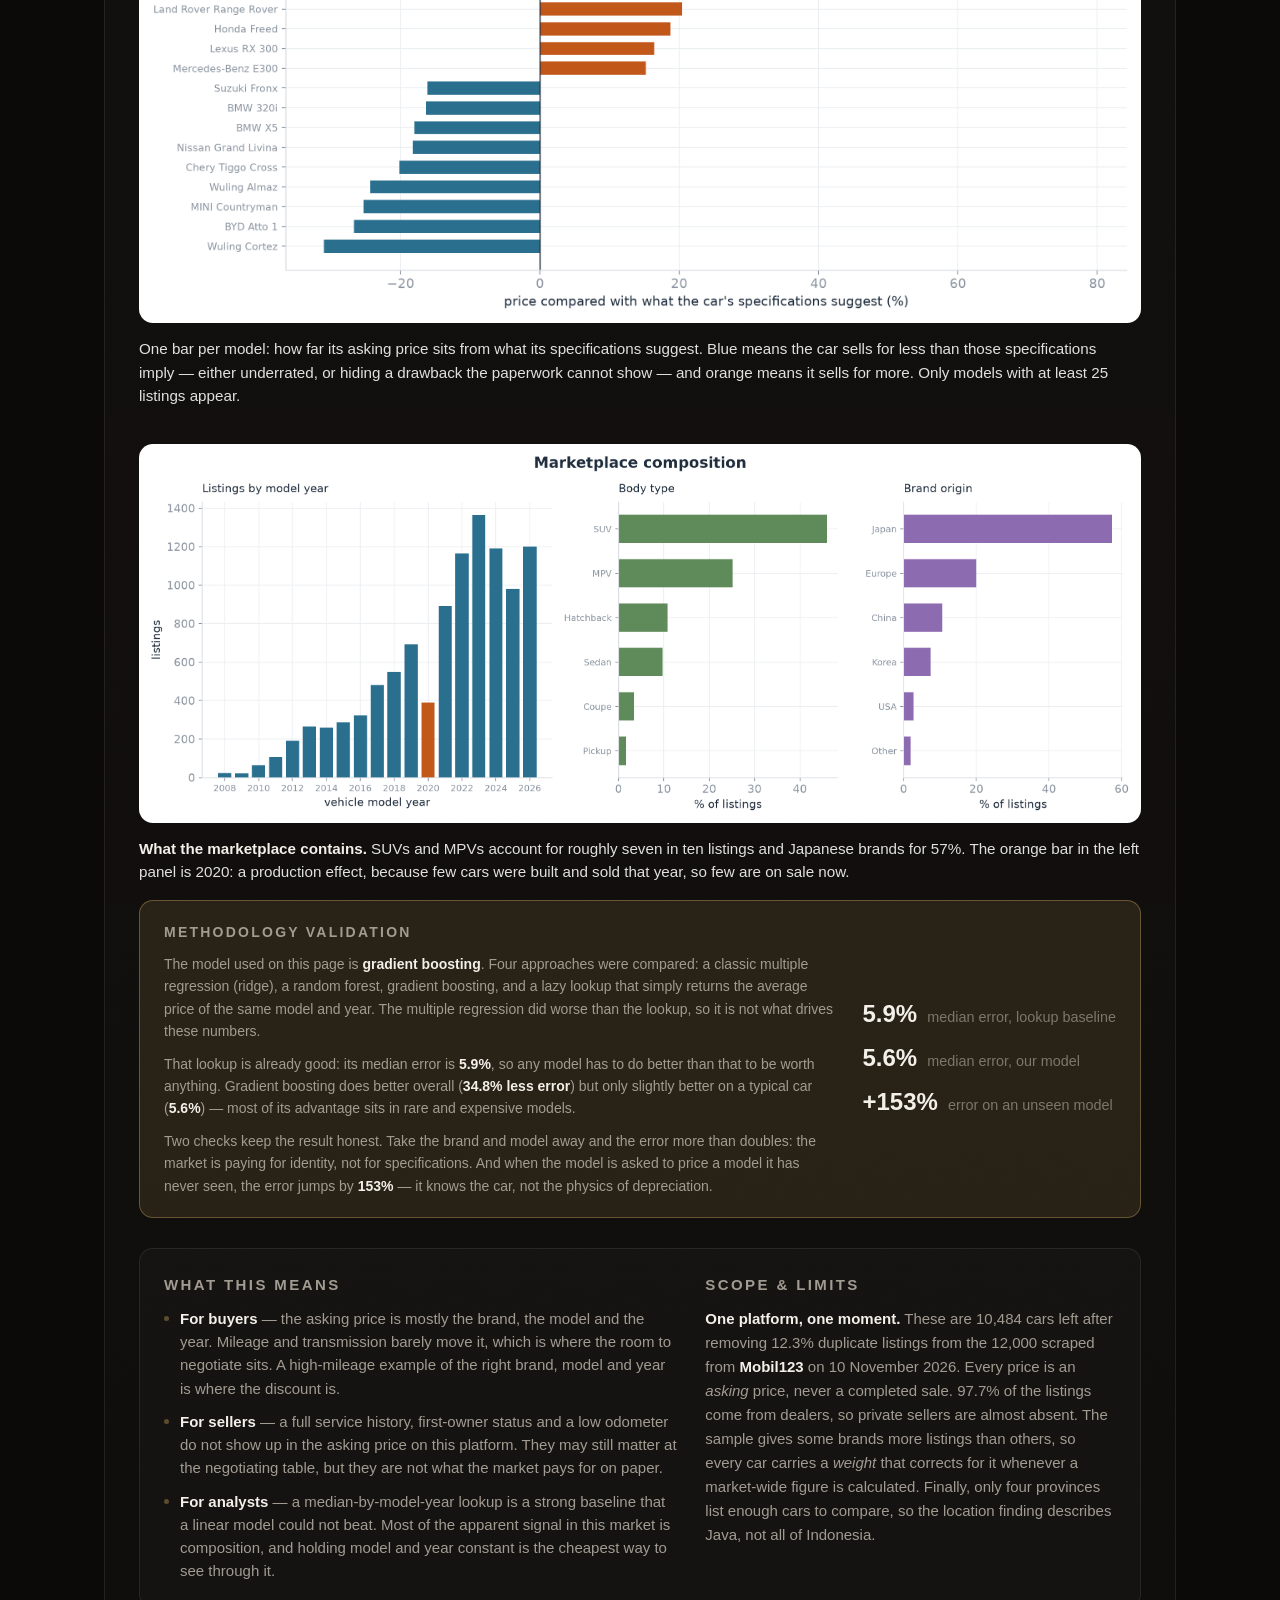
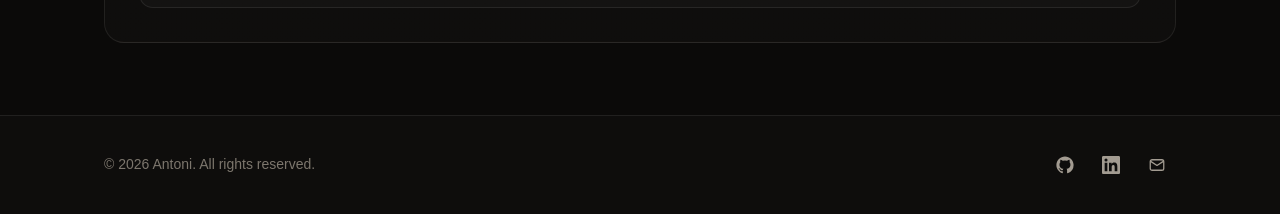
<file: projects/02-used-car-market/index.html>
<!DOCTYPE html>
<html lang="en">
<head>
  <meta charset="UTF-8" />
  <meta name="viewport" content="width=device-width, initial-scale=1" />
  <meta name="description" content="A regression model of 10,484 used-car listings in Indonesia: what the asking price really depends on, and why the brand matters far more than the specifications." />
  <meta name="theme-color" content="#0b0a09" />
  <meta name="author" content="Antoni" />
  <meta property="og:type" content="article" />
  <meta property="og:title" content="The Indonesian used-car market: what actually sets asking prices" />
  <meta property="og:description" content="10,484 live listings and one regression model: three things buyers think they are paying for turn out to matter far less than the model and the year." />
  <title>The Indonesian used-car market: what actually sets asking prices — Antoni</title>
  <link rel="stylesheet" href="../../style.css" />
</head>

<body>
  <a class="skip-link" href="#main">Skip to content</a>

  <header class="site-header">
    <nav class="nav container" aria-label="Primary">
      <a class="brand" href="../../index.html#top">
        <span class="brand-mark" aria-hidden="true"></span>
        <span class="brand-name">Antoni</span>
      </a>
      <ul class="nav-links">
        <li><a href="../../index.html#projects">&larr; All projects</a></li>
        <li><a href="../../index.html#about">About</a></li>
        <li><a href="../../index.html#contact">Contact</a></li>
      </ul>
    </nav>
  </header>

  <main id="main">
    <section class="section section--projects">
      <div class="container">
        <article class="case">

          <header class="case-head">
            <p class="case-kicker">Regression &middot; Indonesian used-car market</p>
            <h1 class="case-title">The Indonesian used-car market: what actually sets asking prices</h1>

            <p class="case-summary">
              I scraped 12,000 live listings from Mobil123 into 10,484 unique cars, then
              priced them with a gradient-boosting model that holds model and year constant. The
              question was not <em>what does a used car cost</em> &mdash; it was
              <em>what the market really charges for</em>.
            </p>

            <p class="case-why">
              <strong>Why this question?</strong> Conventional wisdom says a car loses value
              on a predictable curve. Indonesian listings suggest something stranger: the
              asking price is set almost entirely by <em>which brand and model</em> it is
              and <em>what year</em>, while the things buyers believe they are negotiating
              over &mdash; the transmission, the odometer, the city &mdash; move the number
              by a few percent at most.
            </p>

            <ul class="chips case-tags" aria-label="Tools and techniques">
              <li class="chip">Python</li>
              <li class="chip">pandas</li>
              <li class="chip">scikit-learn</li>
              <li class="chip">matplotlib</li>
              <li class="chip">Regression</li>
            </ul>

            <div class="case-meta">
              <p class="case-date">
                <svg class="icon" viewBox="0 0 24 24" fill="none" stroke="currentColor"
                     stroke-width="1.7" stroke-linecap="round" stroke-linejoin="round"
                     aria-hidden="true" focusable="false">
                  <rect x="3" y="5" width="18" height="16" rx="2.5"/>
                  <path d="M8 3v4M16 3v4M3 10h18"/>
                </svg>
                <span>Data collected on November 10, 2026.</span>
              </p>

              <a class="case-source"
                 href="https://github.com/antoni-ho/antoni-ho.github.io/tree/main/projects/02-used-car-market"
                 target="_blank" rel="noopener noreferrer">
                <span>View source code on GitHub</span>
                <svg class="icon" viewBox="0 0 24 24" fill="none" stroke="currentColor"
                     stroke-width="1.7" stroke-linecap="round" stroke-linejoin="round"
                     aria-hidden="true" focusable="false">
                  <path d="M5 12h14M13 6l6 6-6 6"/>
                </svg>
              </a>
            </div>
          </header>

          <ul class="case-stats">
            <li>
              <span class="case-stat-value">10,484</span>
              <span class="case-stat-label">Cars analysed</span>
            </li>
            <li>
              <span class="case-stat-value">3&times;</span>
              <span class="case-stat-label">BMW loses value three times faster than Suzuki</span>
            </li>
            <li>
              <span class="case-stat-value">5.8%</span>
              <span class="case-stat-label">Extra price of an automatic, same model and year</span>
            </li>
            <li>
              <span class="case-stat-value">4.1%</span>
              <span class="case-stat-label">Discount on a high-mileage version of the same car</span>
            </li>
          </ul>

          <div class="case-findings">
            <div class="finding">
              <span class="finding-tag finding-tag--pos">Retention</span>
              <h2 class="finding-title">Some brands lose value three times faster than others</h2>
              <p>
                For every extra year on the road, a Suzuki loses about 4.4% of its value, a
                Toyota 5.6% and a BMW 13.0%. Everyone knows Japanese cars hold value
                better; the surprise is how wide the gap is.
                Ten years on, a BMW asks roughly <strong>a fifth</strong> of what a
                one-year-old one does &mdash; a Suzuki or a Toyota about <strong>half</strong>.
              </p>
            </div>

            <div class="finding">
              <span class="finding-tag finding-tag--neu">Transmission</span>
              <h2 class="finding-title">An automatic is worth 5.8% more, not 125%</h2>
              <p>
                Compare every automatic with every manual and the automatic looks 125% more
                expensive. That number is meaningless: it is really comparing family cars
                with delivery vans. Compare the automatic and manual versions of the
                <strong>same model and year</strong> and the gap falls to about
                <strong>5.8%</strong>.
              </p>
            </div>

            <div class="finding">
              <span class="finding-tag finding-tag--neg">Odometer</span>
              <h2 class="finding-title">High mileage costs far less than buyers expect</h2>
              <p>
                Group every listing by mileage and the highest-mileage group asks 74% less.
                But those are mostly old, cheap models. Compare two cars of the
                <strong>same model and year</strong>: the one with nearly three times the
                kilometres asks only about <strong>4.1% less</strong>, and even past 150,000 km
                the discount stays under 5%.
              </p>
            </div>
          </div>

          <figure class="case-figure">
            <img
              src="images/01_brand_retention.png"
              alt="Horizontal bar chart of annual value loss by brand: Suzuki 4.4 percent, Daihatsu 4.9, Toyota 5.6, Mitsubishi 5.9, Honda 6.9, Mazda 8.2, Mercedes-Benz 12.1, Hyundai 12.5, BMW 13.0."
              loading="lazy" decoding="async" />
            <figcaption>
              Each bar is how much value a brand&rsquo;s cars typically lose for every
              extra year of age. The thin lines show how much the brand&rsquo;s own models
              differ. Only brands with at least three models are shown, and the median is
              used instead of an average so that one extremely expensive listing cannot
              distort the picture. The three that hold value best are picked out in orange.
            </figcaption>
          </figure>

          <figure class="case-figure">
            <img
              src="images/02_retention_curves.png"
              alt="Small multiples of price curves for eight popular models, showing price index against vehicle age."
              loading="lazy" decoding="async" />
            <figcaption>
              Each panel is one model &mdash; the eight with the most listings. A
              one-year-old unit is set to 100 and every older unit is drawn relative to it,
              so a point at 40 means that age sells for 40% of the one-year-old price. The
              dotted line marks half that price. <strong>Read the slope, not the last
              point:</strong> at twelve years old the car is a different generation, so the
              right-hand end of each curve mixes depreciation with a model change.
            </figcaption>
          </figure>

          <figure class="case-figure">
            <img
              src="images/03_transmission_premium.png"
              alt="Left: pooled automatic and manual median prices, the automatic asking 125 percent more. Right: distribution of within model-year automatic premiums, typical plus 5.8 percent, shown by age band."
              loading="lazy" decoding="async" />
            <figcaption>
              <strong>Left:</strong> every listing is
              pooled, and an automatic looks 125% more expensive &mdash; but that is mostly
              comparing expensive family cars with cheap vans. <strong>Right:</strong> the
              automatic and manual versions of the <em>same model and year</em> are
              compared directly:
              the typical gap is 5.8%, likely somewhere between 3.1% and 10.6%.
            </figcaption>
          </figure>

          <figure class="case-figure">
            <img
              src="images/04_mileage_illusion.png"
              alt="Left: median price by mileage group, falling 74 percent. Right: distribution of within model-year high versus low mileage price gaps, typically 4.1 percent cheaper."
              loading="lazy" decoding="async" />
            <figcaption>
              <strong>Left:</strong> every listing that reports a mileage, grouped into
              fifths. The top group asks 74% less than the bottom &mdash; but those are
              mostly older, cheaper models. <strong>Right:</strong> the fair comparison.
              Within each model and year the cars are split into three equal groups by
              mileage — three rather than five, so each group still holds enough cars
              — and the highest group is set against the lowest. 504 model-years
              qualified, with a median odometer of 22,500 km against 62,500 km. Each dot is
              one model-year; the orange band is where the true figure most likely sits,
              between 3.2% and 4.6% cheaper. The honest answer is about
              <strong>4.1% cheaper</strong>, not 74%.
            </figcaption>
          </figure>

          <figure class="case-figure">
            <img
              src="images/06_feature_importance.png"
              alt="Permutation importance of model features, dominated by brand, model, age and engine size, with transmission, province and seller claims near zero."
              loading="lazy" decoding="async" />
            <figcaption>
              Each bar shows how much worse the
              prediction gets when that one detail is randomly shuffled. A tall bar means
              the asking price really depends on it; a bar near zero means it barely matters.
              Brand and model dominate; transmission, province and every claim written in the
              listing text are almost flat.
            </figcaption>
          </figure>

          <figure class="case-figure">
            <img
              src="images/07_location_and_brand.png"
              alt="Left: province price gaps all within 0.7 percentage points. Right: the extra price each brand adds beyond its specifications, from Land Rover plus 27.5 percent to Wuling minus 20.6 percent."
              loading="lazy" decoding="async" />
            <figcaption>
              <strong>Left:</strong> the same car and year, priced in the four provinces
              with at least 150 listings each &mdash; all four sit within 0.7 percentage
              points, so where you buy barely changes the price. <strong>Right:</strong> how much more each brand asks than its
              cars&rsquo; specifications would suggest, for brands with at least 100
              listings. Orange means the brand adds value; blue means the cars sell below
              what their specifications imply.
            </figcaption>
          </figure>

          <figure class="case-figure">
            <img
              src="images/08_model_bargains.png"
              alt="Diverging bar chart of models priced furthest from what their specifications suggest, from Wuling Cortez minus 31 percent to Land Rover Defender plus 78.7 percent."
              loading="lazy" decoding="async" />
            <figcaption>
              One bar per model: how far its asking price sits from what its specifications
              suggest. Blue means the car sells for less than those specifications imply
              &mdash; either underrated, or hiding a drawback the paperwork cannot show
              &mdash; and orange means it sells for more. Only models with at least 25
              listings appear.
            </figcaption>
          </figure>

          <figure class="case-figure">
            <img
              src="images/05_market_structure.png"
              alt="Three panels: listings by model year showing a thin 2020 cohort, body types dominated by SUV and MPV, and brand origin dominated by Japan."
              loading="lazy" decoding="async" />
            <figcaption>
              <strong>What the marketplace contains.</strong> SUVs and MPVs account for
              roughly seven in ten listings and Japanese brands for 57%. The orange bar in
              the left panel is 2020: a production effect, because few cars were built and
              sold that year, so few are on sale now.
            </figcaption>
          </figure>

          <aside class="case-method" aria-label="Methodology validation">
            <div class="case-method-body">
              <p class="case-method-label">Methodology validation</p>
              <p>
                The model used on this page is <strong>gradient boosting</strong>. Four
                approaches were compared: a classic multiple regression (ridge), a random
                forest, gradient boosting, and a lazy lookup that simply returns the average
                price of the same model and year. The multiple regression did worse than the
                lookup, so it is not what drives these numbers.
              </p>
              <p>
                That lookup is already good: its median error is <strong>5.9%</strong>, so any
                model has to do better than that to be worth anything. Gradient boosting does better overall
                (<strong>34.8% less error</strong>) but only slightly better on a typical car
                (<strong>5.6%</strong>) &mdash; most of its advantage sits in rare and
                expensive models.
              </p>
              <p>
                Two checks keep the result honest. Take the brand and model away and the
                error more than doubles: the market is paying for identity, not for
                specifications. And when the model is asked to price a model it has never
                seen, the error jumps by <strong>153%</strong> &mdash; it knows the car, not
                the physics of depreciation.
              </p>
            </div>
            <ul class="case-method-stats">
              <li><strong>5.9%</strong><span>median error, lookup baseline</span></li>
              <li><strong>5.6%</strong><span>median error, our model</span></li>
              <li><strong>+153%</strong><span>error on an unseen model</span></li>
            </ul>
          </aside>

          <div class="case-close">
            <section class="case-close-block" aria-labelledby="implications-title">
              <p class="case-method-label" id="implications-title">What this means</p>
              <ul class="case-impacts">
                <li>
                  <strong>For buyers</strong> &mdash; the asking price is mostly the brand, the
                  model and the year. Mileage and transmission barely move it, which is
                  where the room to negotiate sits. A high-mileage example of the right
                  brand, model and year is where the discount is.
                </li>
                <li>
                  <strong>For sellers</strong> &mdash; a full service history, first-owner
                  status and a low odometer do not show up in the asking price on this
                  platform. They may still matter at the negotiating table, but they are not
                  what the market pays for on paper.
                </li>
                <li>
                  <strong>For analysts</strong> &mdash; a median-by-model-year lookup is a
                  strong baseline that a linear model could not beat. Most of the apparent
                  signal in this market is composition, and holding model and year constant
                  is the cheapest way to see through it.
                </li>
              </ul>
            </section>

            <section class="case-close-block" aria-labelledby="scope-title">
              <p class="case-method-label" id="scope-title">Scope &amp; limits</p>
              <p>
                <strong>One platform, one moment.</strong> These are 10,484 cars left after
                removing 12.3% duplicate listings from the 12,000 scraped from
                <strong>Mobil123</strong> on 10 November 2026. Every price is an
                <em>asking</em> price, never a completed sale. 97.7% of the listings come
                from dealers, so private sellers are almost absent. The sample gives some
                brands more listings than others, so every car carries a <em>weight</em> that
                corrects for it whenever a market-wide figure is calculated. Finally, only
                four provinces list enough cars to compare, so the location finding describes
                Java, not all of Indonesia.
              </p>
            </section>
          </div>

        </article>
      </div>
    </section>
  </main>

  <!-- ===================== FOOTER ===================== -->
  <footer class="site-footer">
    <div class="container footer-inner">
      <p class="copyright">
        &copy; <span id="year">2026</span> Antoni. All rights reserved.
      </p>

      <ul class="footer-social" aria-label="Social links">
        <li>
          <a href="https://github.com/antoni-ho" target="_blank" rel="noopener noreferrer">
            <span class="sr-only">GitHub</span>
            <svg class="icon" viewBox="0 0 24 24" aria-hidden="true" focusable="false">
              <path fill="currentColor" d="M12 .5C5.73.5.5 5.73.5 12c0 5.08 3.29 9.39 7.86 10.91.58.11.79-.25.79-.56 0-.28-.01-1.02-.02-2-3.2.7-3.88-1.54-3.88-1.54-.52-1.33-1.28-1.68-1.28-1.68-1.04-.71.08-.7.08-.7 1.15.08 1.76 1.18 1.76 1.18 1.02 1.75 2.68 1.24 3.33.95.1-.74.4-1.24.72-1.53-2.55-.29-5.23-1.28-5.23-5.7 0-1.26.45-2.29 1.18-3.1-.12-.29-.51-1.46.11-3.04 0 0 .96-.31 3.15 1.18a10.9 10.9 0 0 1 5.74 0c2.19-1.49 3.15-1.18 3.15-1.18.62 1.58.23 2.75.11 3.04.73.81 1.18 1.84 1.18 3.1 0 4.43-2.69 5.41-5.25 5.69.41.35.78 1.05.78 2.12 0 1.53-.01 2.76-.01 3.14 0 .31.21.67.8.56A11.51 11.51 0 0 0 23.5 12C23.5 5.73 18.27.5 12 .5Z"/>
            </svg>
          </a>
        </li>
        <li>
          <a href="https://www.linkedin.com/in/antoni-h20/" target="_blank" rel="noopener noreferrer">
            <span class="sr-only">LinkedIn</span>
            <svg class="icon" viewBox="0 0 24 24" aria-hidden="true" focusable="false">
              <path fill="currentColor" d="M20.45 20.45h-3.56v-5.57c0-1.33-.02-3.04-1.85-3.04-1.85 0-2.13 1.45-2.13 2.94v5.67H9.35V9h3.41v1.56h.05c.48-.9 1.63-1.85 3.36-1.85 3.6 0 4.27 2.37 4.27 5.45v6.29ZM5.34 7.43a2.06 2.06 0 1 1 0-4.13 2.06 2.06 0 0 1 0 4.13ZM7.12 20.45H3.55V9h3.57v11.45ZM22.22 0H1.77C.79 0 0 .77 0 1.73v20.54C0 23.23.79 24 1.77 24h20.45c.98 0 1.78-.77 1.78-1.73V1.73C24 .77 23.2 0 22.22 0Z"/>
            </svg>
          </a>
        </li>
        <li>
          <a href="mailto:antoni72@sci.ui.ac.id">
            <span class="sr-only">Email</span>
            <svg class="icon" viewBox="0 0 24 24" fill="none" stroke="currentColor" stroke-width="1.7"
                 stroke-linecap="round" stroke-linejoin="round" aria-hidden="true" focusable="false">
              <rect x="3" y="5" width="18" height="14" rx="2.5"/>
              <path d="m3.6 7.2 8.4 5.4 8.4-5.4"/>
            </svg>
          </a>
        </li>
      </ul>
    </div>
  </footer>

  <script>
    document.getElementById('year').textContent = new Date().getFullYear();
  </script>
</body>
</html>
</file>
<file: style.css>
/* ==========================================================================
   Antoni — Data Analyst Portfolio
   Elegant dark theme · responsive · no frameworks, no external requests
   ========================================================================== */

/* --------------------------------------------------------------------------
   1. Design tokens
   -------------------------------------------------------------------------- */
:root {
  --bg:          #0b0a09;
  --surface:     #141210;
  --surface-2:   #1a1714;

  --line:        rgba(255, 255, 255, 0.08);
  --line-strong: rgba(255, 255, 255, 0.16);

  --text:        #f3f0ea;
  --muted:       #a29b91;
  --muted-dim:   #7c766d;

  --accent:      #d6a862;
  --accent-soft: rgba(214, 168, 98, 0.12);
  --accent-line: rgba(214, 168, 98, 0.38);

  --radius:      14px;
  --maxw:        1120px;
  --header-h:    68px;

  --ease:        cubic-bezier(0.22, 0.61, 0.36, 1);

  --font-sans: -apple-system, BlinkMacSystemFont, "Segoe UI", Roboto,
               "Helvetica Neue", Arial, sans-serif;
}

/* --------------------------------------------------------------------------
   2. Reset & base
   -------------------------------------------------------------------------- */
*,
*::before,
*::after { box-sizing: border-box; }

* { margin: 0; }

html {
  -webkit-text-size-adjust: 100%;
  scroll-behavior: smooth;
}

body {
  min-height: 100vh;
  font-family: var(--font-sans);
  font-size: 16px;
  line-height: 1.65;
  color: var(--text);
  background-color: var(--bg);
  background-image:
    radial-gradient(880px 520px at 82% -12%, rgba(214, 168, 98, 0.14), transparent 62%),
    radial-gradient(620px 460px at -8% 6%,  rgba(214, 168, 98, 0.05), transparent 60%),
    radial-gradient(900px 600px at 50% 108%, rgba(255, 255, 255, 0.03), transparent 65%);
  background-repeat: no-repeat;
  -webkit-font-smoothing: antialiased;
  -moz-osx-font-smoothing: grayscale;
  overflow-x: hidden;
}

img,
svg { display: block; max-width: 100%; }

a {
  color: inherit;
  text-decoration: none;
}

ul { list-style: none; padding: 0; }

strong {
  color: var(--text);
  font-weight: 600;
}

::selection {
  background: rgba(214, 168, 98, 0.28);
  color: #fff;
}

:focus-visible {
  outline: 2px solid var(--accent);
  outline-offset: 3px;
  border-radius: 6px;
}

/* Visually hidden, still read by screen readers */
.sr-only {
  position: absolute;
  width: 1px; height: 1px;
  padding: 0; margin: -1px;
  overflow: hidden;
  clip: rect(0 0 0 0);
  white-space: nowrap;
  border: 0;
}

.skip-link {
  position: absolute;
  top: 8px;
  left: 50%;
  transform: translate(-50%, -160%);
  z-index: 100;
  padding: 10px 18px;
  font-size: 0.875rem;
  font-weight: 600;
  color: var(--bg);
  background: var(--accent);
  border-radius: 999px;
  transition: transform 0.2s var(--ease);
}

.skip-link:focus-visible { transform: translate(-50%, 0); }

/* --------------------------------------------------------------------------
   3. Layout helpers
   -------------------------------------------------------------------------- */
.container {
  width: 100%;
  max-width: var(--maxw);
  margin-inline: auto;
  padding-inline: 24px;
}

.icon {
  width: 18px;
  height: 18px;
  flex: 0 0 auto;
}

/* --------------------------------------------------------------------------
   4. Navbar
   -------------------------------------------------------------------------- */
.site-header {
  position: sticky;
  top: 0;
  z-index: 50;
  background: rgba(11, 10, 9, 0.72);
  border-bottom: 1px solid var(--line);
  -webkit-backdrop-filter: blur(14px) saturate(140%);
  backdrop-filter: blur(14px) saturate(140%);
}

.nav {
  display: flex;
  align-items: center;
  justify-content: space-between;
  gap: 20px;
  height: var(--header-h);
}

.brand {
  display: inline-flex;
  align-items: center;
  gap: 10px;
  font-size: 1.0625rem;
  font-weight: 600;
  letter-spacing: -0.01em;
  color: var(--text);
}

.brand-mark {
  width: 9px;
  height: 9px;
  border-radius: 50%;
  background: var(--accent);
  box-shadow: 0 0 0 4px var(--accent-soft);
  transition: box-shadow 0.25s var(--ease);
}

.brand:hover .brand-mark {
  box-shadow: 0 0 0 6px var(--accent-soft);
}

.nav-links {
  display: flex;
  align-items: center;
  gap: 6px;
}

.nav-links a {
  position: relative;
  display: inline-block;
  padding: 8px 14px;
  font-size: 0.9375rem;
  color: var(--muted);
  border-radius: 8px;
  transition: color 0.2s var(--ease), background-color 0.2s var(--ease);
}

.nav-links a::after {
  content: "";
  position: absolute;
  left: 14px;
  right: 14px;
  bottom: 3px;
  height: 1px;
  background: var(--accent);
  transform: scaleX(0);
  transform-origin: left;
  transition: transform 0.28s var(--ease);
}

.nav-links a:hover {
  color: var(--text);
  background: rgba(255, 255, 255, 0.04);
}

.nav-links a:hover::after { transform: scaleX(1); }

/* --------------------------------------------------------------------------
   5. Hero
   -------------------------------------------------------------------------- */
.hero {
  display: grid;
  align-items: center;
  min-height: calc(100svh - var(--header-h));
  padding-block: 80px 96px;
}

.hero-inner { max-width: 860px; }

.eyebrow {
  display: inline-flex;
  align-items: center;
  gap: 10px;
  margin-bottom: 26px;
  padding: 7px 16px 7px 12px;
  font-size: 0.75rem;
  font-weight: 600;
  letter-spacing: 0.16em;
  text-transform: uppercase;
  color: var(--accent);
  background: var(--accent-soft);
  border: 1px solid var(--accent-line);
  border-radius: 999px;
}

.eyebrow-dot {
  width: 6px;
  height: 6px;
  border-radius: 50%;
  background: var(--accent);
  animation: pulse 2.6s var(--ease) infinite;
}

@keyframes pulse {
  0%, 100% { opacity: 1;   box-shadow: 0 0 0 0 rgba(214, 168, 98, 0.55); }
  50%      { opacity: 0.6; box-shadow: 0 0 0 5px rgba(214, 168, 98, 0); }
}

.hero-title {
  margin-bottom: 26px;
  font-size: clamp(2.75rem, 8.2vw, 5.25rem);
  font-weight: 600;
  line-height: 1.03;
  letter-spacing: -0.035em;
  text-wrap: balance;
}

.hero-title .accent {
  color: var(--accent);
}

.hero-lead {
  max-width: 58ch;
  margin-bottom: 40px;
  font-size: clamp(1rem, 1.6vw, 1.1875rem);
  line-height: 1.7;
  color: var(--muted);
  text-wrap: pretty;
}

.hero-actions {
  display: flex;
  flex-wrap: wrap;
  gap: 12px;
}

/* --------------------------------------------------------------------------
   6. Buttons
   -------------------------------------------------------------------------- */
.btn {
  display: inline-flex;
  align-items: center;
  gap: 10px;
  padding: 12px 20px;
  font-size: 0.9375rem;
  font-weight: 500;
  color: var(--text);
  background: rgba(255, 255, 255, 0.035);
  border: 1px solid var(--line-strong);
  border-radius: 999px;
  transition: background-color 0.24s var(--ease),
              border-color 0.24s var(--ease),
              transform 0.24s var(--ease),
              box-shadow 0.24s var(--ease),
              color 0.24s var(--ease);
}

.btn .icon {
  color: var(--muted);
  transition: color 0.24s var(--ease);
}

.btn:hover {
  background: rgba(255, 255, 255, 0.07);
  border-color: var(--accent-line);
  transform: translateY(-2px);
  box-shadow: 0 12px 28px -14px rgba(0, 0, 0, 0.85);
}

.btn:hover .icon { color: var(--accent); }

.btn:active { transform: translateY(0); }

.btn--primary {
  color: #17130d;
  font-weight: 600;
  background: var(--accent);
  border-color: var(--accent);
  box-shadow: 0 10px 30px -14px rgba(214, 168, 98, 0.8);
}

.btn--primary .icon { color: #17130d; }

.btn--primary:hover {
  background: #e3b876;
  border-color: #e3b876;
  box-shadow: 0 16px 36px -14px rgba(214, 168, 98, 0.9);
}

.btn--primary:hover .icon { color: #17130d; }

/* --------------------------------------------------------------------------
   7. Sections
   -------------------------------------------------------------------------- */
.section {
  padding-block: 88px;
  border-top: 1px solid var(--line);
  scroll-margin-top: var(--header-h);
}

.section-title {
  margin-bottom: 36px;
  font-size: clamp(1.5rem, 3vw, 2rem);
  font-weight: 600;
  letter-spacing: -0.025em;
  color: var(--text);
}

.section-title::before {
  content: "";
  display: block;
  width: 30px;
  height: 2px;
  margin-bottom: 16px;
  background: var(--accent);
  border-radius: 2px;
}

.section-lead {
  max-width: 68ch;
  margin-top: -16px;
  margin-bottom: 32px;
  color: var(--muted);
  text-wrap: pretty;
}

/* --- About --- */
.about-grid {
  display: grid;
  grid-template-columns: minmax(0, 1.55fr) minmax(0, 1fr);
  gap: 56px;
  align-items: start;
}

.about-body p {
  max-width: 62ch;
  color: var(--muted);
  text-wrap: pretty;
}

.about-body p + p { margin-top: 18px; }

.about-tools {
  padding: 24px;
  background: var(--surface);
  border: 1px solid var(--line);
  border-radius: var(--radius);
}

.about-tools-label {
  margin-bottom: 16px;
  font-size: 0.6875rem;
  font-weight: 600;
  letter-spacing: 0.16em;
  text-transform: uppercase;
  color: var(--muted-dim);
}

.chips {
  display: flex;
  flex-wrap: wrap;
  gap: 8px;
}

.chip {
  padding: 6px 13px;
  font-size: 0.8125rem;
  color: var(--text);
  background: var(--surface-2);
  border: 1px solid var(--line);
  border-radius: 999px;
  transition: border-color 0.22s var(--ease), color 0.22s var(--ease);
}

.chip:hover {
  color: var(--accent);
  border-color: var(--accent-line);
}

/* --- Projects (intentionally empty for now) --- */
.section--projects { padding-block-end: 72px; }

.projects-grid {
  display: grid;
  grid-template-columns: repeat(auto-fit, minmax(min(100%, 300px), 1fr));
  gap: 20px;
}

/* --- Contact --- */
.contact-lead {
  max-width: 54ch;
  margin-bottom: 30px;
  color: var(--muted);
  text-wrap: pretty;
}

/* --------------------------------------------------------------------------
   8. Footer
   -------------------------------------------------------------------------- */
.site-footer {
  padding-block: 30px;
  border-top: 1px solid var(--line);
  background: rgba(255, 255, 255, 0.012);
}

.footer-inner {
  display: flex;
  align-items: center;
  justify-content: space-between;
  gap: 20px;
  flex-wrap: wrap;
}

.copyright {
  font-size: 0.875rem;
  color: var(--muted-dim);
}

.footer-social {
  display: flex;
  align-items: center;
  gap: 8px;
}

.footer-social a {
  display: grid;
  place-items: center;
  width: 38px;
  height: 38px;
  color: var(--muted);
  border: 1px solid transparent;
  border-radius: 10px;
  transition: color 0.22s var(--ease),
              background-color 0.22s var(--ease),
              border-color 0.22s var(--ease),
              transform 0.22s var(--ease);
}

.footer-social a:hover {
  color: var(--accent);
  background: rgba(255, 255, 255, 0.045);
  border-color: var(--line);
  transform: translateY(-2px);
}

/* --------------------------------------------------------------------------
   9. Project case study
   -------------------------------------------------------------------------- */
.case {
  padding: 34px;
  background: linear-gradient(180deg, var(--surface-2), rgba(20, 18, 16, 0.55));
  border: 1px solid var(--line);
  border-radius: 20px;
}

.case-head { max-width: 72ch; }

.case-kicker {
  margin-bottom: 12px;
  font-size: 0.6875rem;
  font-weight: 600;
  letter-spacing: 0.16em;
  text-transform: uppercase;
  color: var(--accent);
}

.case-title {
  margin-bottom: 14px;
  font-size: clamp(1.35rem, 2.7vw, 1.9rem);
  font-weight: 600;
  line-height: 1.22;
  letter-spacing: -0.025em;
  text-wrap: balance;
}

.case-summary {
  font-size: 0.9375rem;
  color: var(--muted);
  text-wrap: pretty;
}

.case-summary em {
  color: var(--text);
  font-style: normal;
}

/* --- Plain-language note: why this analysis exists --- */
.case-why {
  margin-top: 16px;
  padding: 14px 18px;
  font-size: 0.9375rem;
  line-height: 1.6;
  color: var(--muted);
  background: rgba(255, 255, 255, 0.03);
  border-left: 2px solid var(--accent-line);
  border-radius: 0 10px 10px 0;
  text-wrap: pretty;
}

.case-why strong {
  color: var(--text);
  font-weight: 600;
}

.case-tags { margin-top: 20px; }

/* --- Meta row: collection date + source link --- */
.case-meta {
  display: flex;
  align-items: center;
  justify-content: space-between;
  flex-wrap: wrap;
  gap: 12px 24px;
  margin-top: 22px;
  padding-top: 18px;
  border-top: 1px solid var(--line);
}

.case-date {
  display: inline-flex;
  align-items: center;
  gap: 9px;
  font-size: 0.875rem;
  color: var(--muted);
}

.case-date .icon {
  width: 16px;
  height: 16px;
  color: var(--muted-dim);
}

.case-source {
  display: inline-flex;
  align-items: center;
  gap: 8px;
  font-size: 0.875rem;
  font-weight: 500;
  color: var(--accent);
  transition: color 0.2s var(--ease), gap 0.2s var(--ease);
}

.case-source .icon {
  width: 16px;
  height: 16px;
}

.case-source:hover {
  color: #e3b876;
  gap: 12px;
}

/* --- Headline numbers --- */
.case-stats {
  display: grid;
  grid-template-columns: repeat(4, minmax(0, 1fr));
  gap: 1px;
  margin-block: 32px;
  background: var(--line);
  border: 1px solid var(--line);
  border-radius: 14px;
  overflow: hidden;
}

.case-stats li {
  display: flex;
  flex-direction: column;
  gap: 4px;
  padding: 18px 20px;
  background: var(--surface);
}

.case-stat-value {
  font-size: clamp(1.3rem, 2.4vw, 1.65rem);
  font-weight: 600;
  line-height: 1.2;
  letter-spacing: -0.02em;
  color: var(--accent);
}

.case-stat-label {
  font-size: 0.75rem;
  line-height: 1.4;
  color: var(--muted-dim);
}

/* --- Findings --- */
.case-findings {
  display: grid;
  grid-template-columns: repeat(3, minmax(0, 1fr));
  gap: 14px;
  margin-bottom: 30px;
}

.finding {
  padding: 22px;
  background: rgba(255, 255, 255, 0.022);
  border: 1px solid var(--line);
  border-radius: 14px;
  transition: border-color 0.24s var(--ease), background-color 0.24s var(--ease);
}

.finding:hover {
  background: rgba(255, 255, 255, 0.04);
  border-color: var(--line-strong);
}

.finding-tag {
  display: inline-block;
  margin-bottom: 12px;
  padding: 4px 10px;
  font-size: 0.6875rem;
  font-weight: 600;
  letter-spacing: 0.08em;
  text-transform: uppercase;
  border-radius: 999px;
}

.finding-tag--pos {
  color: #93d6a4;
  background: rgba(74, 222, 128, 0.10);
  border: 1px solid rgba(74, 222, 128, 0.24);
}

.finding-tag--neg {
  color: #f0a2a2;
  background: rgba(248, 113, 113, 0.10);
  border: 1px solid rgba(248, 113, 113, 0.24);
}

.finding-tag--neu {
  color: #d3cec7;
  background: rgba(255, 255, 255, 0.055);
  border: 1px solid var(--line-strong);
}

.finding-title {
  margin-bottom: 8px;
  font-size: 1rem;
  font-weight: 600;
  letter-spacing: -0.01em;
}

.finding p {
  font-size: 0.875rem;
  line-height: 1.6;
  color: var(--muted);
  text-wrap: pretty;
}

.finding p em {
  color: var(--text);
  font-style: normal;
}

/* --- Figures --- */
.case-figure { margin: 0; }

.case-figure img {
  width: 100%;
  height: auto;
  border: 1px solid var(--line);
  border-radius: 14px;
  background: #fff;
}

.case-figure figcaption {
  margin-top: 14px;
  font-size: 0.95rem;
  line-height: 1.55;
  color: #e0e0e0;
  text-wrap: pretty;
}

.case-figure figcaption em {
  color: #fff;
  font-style: normal;
  font-weight: 500;
}

.case-figure--stacked { margin-top: 26px; }

/* --- Methodology callout --- */
.case-method {
  display: grid;
  grid-template-columns: minmax(0, 1fr) auto;
  gap: 28px;
  align-items: center;
  margin-top: 16px;
  padding: 20px 24px;
  background: var(--accent-soft);
  border: 1px solid var(--accent-line);
  border-radius: 14px;
}

.case-method-label {
  margin-bottom: 10px;
  font-size: 0.6875rem;
  font-weight: 600;
  letter-spacing: 0.16em;
  text-transform: uppercase;
  color: var(--accent);
}

.case-method p {
  font-size: 0.875rem;
  line-height: 1.6;
  color: var(--muted);
  text-wrap: pretty;
}

.case-method p + p { margin-top: 10px; }

.case-method-stats {
  display: grid;
  gap: 14px;
  align-content: center;
}

.case-method-stats li {
  display: flex;
  align-items: baseline;
  gap: 10px;
  font-size: 0.9rem;
  color: var(--muted-dim);
}

.case-method-stats strong {
  font-size: 1.5rem;
  font-weight: 600;
  line-height: 1.2;
  color: var(--text);
  font-variant-numeric: tabular-nums;
}

/* --- Per-app word clouds --- */
.case-clouds {
  display: grid;
  grid-template-columns: repeat(3, minmax(0, 1fr));
  gap: 14px;
  margin-top: 26px;
}

/* --- Closing block: what users praise --- */
.case-praise {
  display: grid;
  grid-template-columns: minmax(0, 0.85fr) minmax(0, 1.15fr);
  gap: 28px;
  align-items: start;
  margin-top: 30px;
  padding-top: 28px;
  border-top: 1px solid var(--line);
}

.case-praise-body p {
  font-size: 0.9375rem;
  line-height: 1.6;
  color: var(--muted);
  text-wrap: pretty;
}

.case-praise-body p em {
  color: var(--text);
  font-style: normal;
  font-weight: 500;
}

/* --- Closing note: scope and takeaway --- */
.case-close {
  display: grid;
  grid-template-columns: minmax(0, 1.25fr) minmax(0, 1fr);
  gap: 28px;
  align-items: start;
  margin-top: 30px;
  padding: 24px;
  background: rgba(255, 255, 255, 0.022);
  border: 1px solid var(--line);
  border-radius: 14px;
}

.case-close-block p {
  font-size: 0.9375rem;
  line-height: 1.6;
  color: var(--muted);
  text-wrap: pretty;
}

.case-impacts {
  display: grid;
  gap: 10px;
}

.case-impacts li {
  position: relative;
  padding-left: 16px;
  font-size: 0.9375rem;
  line-height: 1.55;
  color: var(--muted);
  text-wrap: pretty;
}

.case-impacts li::before {
  content: "";
  position: absolute;
  left: 0;
  top: 0.62em;
  width: 5px;
  height: 5px;
  border-radius: 50%;
  background: var(--accent-line);
}

.case-impacts strong {
  color: var(--text);
  font-weight: 600;
}

/* --------------------------------------------------------------------------
   10. Responsive
   -------------------------------------------------------------------------- */
@media (max-width: 860px) {
  .about-grid {
    grid-template-columns: 1fr;
    gap: 36px;
  }

  .about-tools { order: -1; }

  .case { padding: 26px; }

  .case-stats { grid-template-columns: repeat(2, minmax(0, 1fr)); }

  .case-findings { grid-template-columns: 1fr; }

  .case-method {
    grid-template-columns: 1fr;
    gap: 16px;
  }

  .case-clouds { grid-template-columns: repeat(2, minmax(0, 1fr)); }

  .case-praise { grid-template-columns: 1fr; gap: 20px; }

  .case-close { grid-template-columns: 1fr; gap: 22px; padding: 20px; }
}

@media (max-width: 680px) {
  :root { --header-h: 60px; }

  .container { padding-inline: 20px; }

  .hero {
    min-height: auto;
    padding-block: 64px 72px;
  }

  .hero-title { letter-spacing: -0.03em; }

  .hero-actions .btn {
    flex: 1 1 auto;
    justify-content: center;
  }

  .section { padding-block: 64px; }
  .section-title { margin-bottom: 28px; }

  .case {
    padding: 20px;
    border-radius: 16px;
  }

  .case-stats { margin-block: 26px; }

  .case-stats li { padding: 15px 16px; }

  .case-meta {
    flex-direction: column;
    align-items: flex-start;
  }

  .case-clouds { grid-template-columns: 1fr; }

  .case-method-stats { gap: 18px; }

  .footer-inner {
    flex-direction: column-reverse;
    align-items: flex-start;
    gap: 16px;
  }
}

@media (max-width: 460px) {
  .nav { gap: 12px; }

  .nav-links { gap: 0; }

  .nav-links a {
    padding: 8px 9px;
    font-size: 0.875rem;
  }

  .nav-links a::after { left: 9px; right: 9px; }

  .brand-name { font-size: 1rem; }

  .hero-actions { flex-direction: column; align-items: stretch; }
}

/* --------------------------------------------------------------------------
   11. Motion & print accessibility
   -------------------------------------------------------------------------- */
@media (prefers-reduced-motion: reduce) {
  html { scroll-behavior: auto; }

  *,
  *::before,
  *::after {
    animation-duration: 0.001ms !important;
    animation-iteration-count: 1 !important;
    transition-duration: 0.001ms !important;
  }
}

@media print {
  body {
    color: #000;
    background: #fff;
  }

  .site-header,
  .hero-actions,
  .footer-social,
  .skip-link { display: none; }

  .accent { color: #000; }
}

/* --------------------------------------------------------------------------
   12. Project index cards (landing page)
   -------------------------------------------------------------------------- */
.project-grid {
  display: grid;
  grid-template-columns: repeat(2, minmax(0, 1fr));
  gap: 22px;
  margin-top: 10px;
}

.project-card {
  display: flex;
  flex-direction: column;
  gap: 14px;
  padding: 26px 26px 22px;
  background: var(--surface);
  border: 1px solid var(--line);
  border-radius: var(--radius);
  transition: transform 0.35s var(--ease), border-color 0.35s var(--ease),
              background-color 0.35s var(--ease);
}

.project-card:hover {
  transform: translateY(-3px);
  border-color: var(--line-strong);
  background: var(--surface-2);
}

.project-card-title {
  font-size: 1.28rem;
  line-height: 1.32;
  letter-spacing: -0.01em;
}

.project-card-summary {
  color: var(--muted);
  font-size: 0.95rem;
}

.project-card-stats {
  display: flex;
  flex-wrap: wrap;
  gap: 10px 26px;
  /* Anchor the figures and the link to the bottom so both cards line up,
     whatever the length of the summary above them. */
  margin: auto 0 0;
  padding: 16px 0;
  list-style: none;
  border-top: 1px solid var(--line);
  border-bottom: 1px solid var(--line);
}

.project-card-stats li { display: grid; gap: 2px; }

.project-card-stats strong {
  font-size: 1.12rem;
  color: var(--accent);
  font-variant-numeric: tabular-nums;
}

.project-card-stats span {
  font-size: 0.8rem;
  line-height: 1.35;
  color: var(--muted-dim);
}

.project-card-link {
  align-self: flex-start;
  font-size: 0.9rem;
  font-weight: 600;
  color: var(--accent);
  text-decoration: none;
  border-bottom: 1px solid transparent;
  transition: border-color 0.25s var(--ease);
}

.project-card-link:hover { border-bottom-color: var(--accent-line); }

@media (max-width: 760px) {
  .project-grid { grid-template-columns: 1fr; gap: 16px; }
  .project-card { padding: 22px 20px 18px; }
}

/* --------------------------------------------------------------------------
   13. Vertical rhythm for full-width figures
   -------------------------------------------------------------------------- */
.case > .case-figure {
  margin-block: 36px;
}

.case > .case-figure:first-of-type {
  margin-top: 8px;
}

.case > .case-figure:last-of-type {
  margin-bottom: 8px;
}


/* A card that carries four findings lays them out two by two. */
.project-card-stats--four {
  display: grid;
  grid-template-columns: repeat(2, minmax(0, 1fr));
  gap: 14px 20px;
  /* Equal row heights keep the figures level with the neighbouring card,
     even when one label needs an extra line. */
  grid-auto-rows: minmax(4.2rem, auto);
}
</file>
